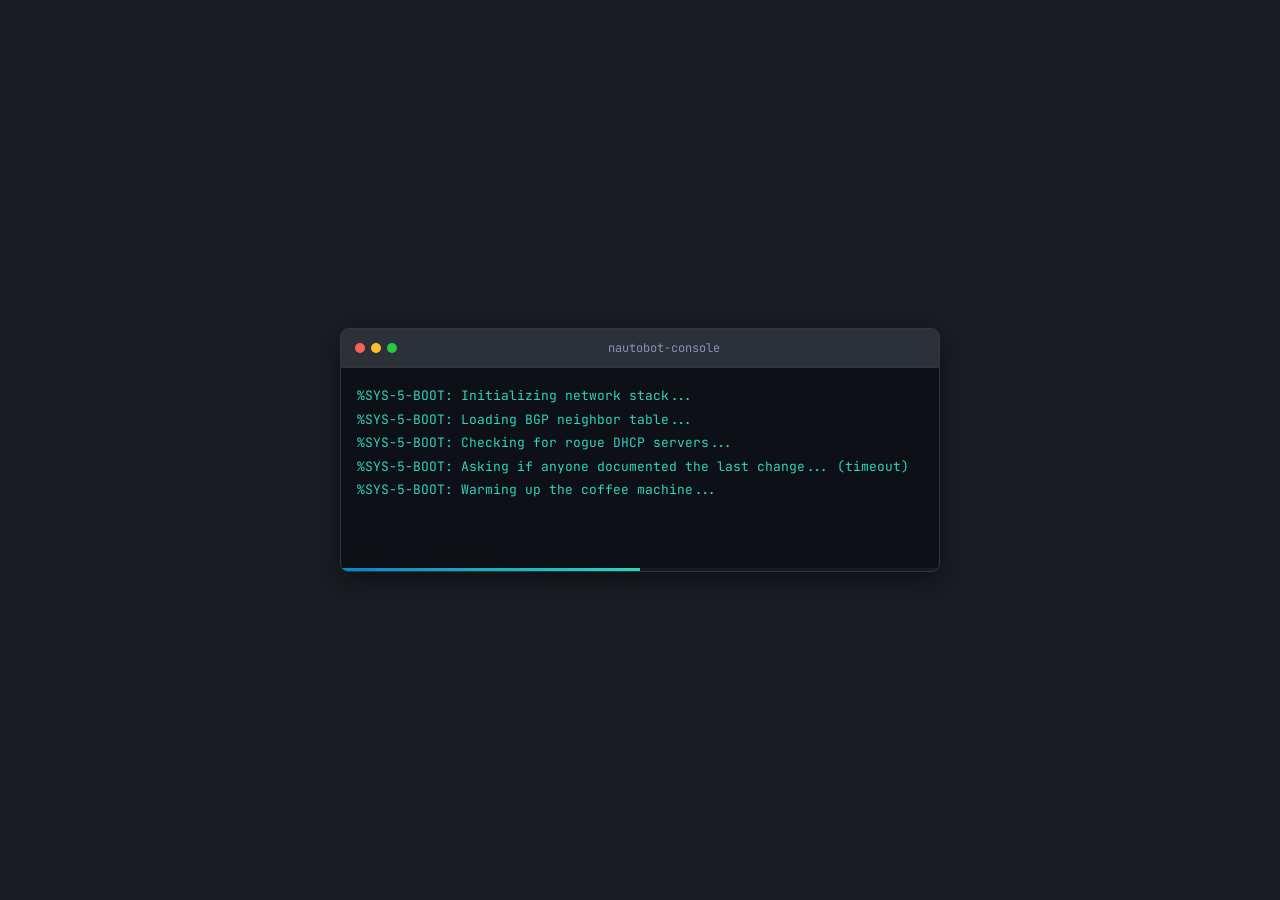
<file: index.html>
<!DOCTYPE html>
<html lang="en">
<head>
  <meta charset="UTF-8">
  <meta name="viewport" content="width=device-width, initial-scale=1.0">
  <title>Source of Truth or Consequences — A Nautobot Idle Game</title>
  <link rel="preconnect" href="https://fonts.googleapis.com">
  <link rel="preconnect" href="https://fonts.gstatic.com" crossorigin>
  <link href="https://fonts.googleapis.com/css2?family=IBM+Plex+Sans:wght@400;500;600;700&family=JetBrains+Mono:wght@400;500;700&display=swap" rel="stylesheet">
  <link rel="stylesheet" href="css/style.css">
</head>
<body>
  <div id="loading-screen">
    <div class="boot-terminal">
      <div class="boot-header">
        <span class="boot-dot boot-dot--red"></span>
        <span class="boot-dot boot-dot--yellow"></span>
        <span class="boot-dot boot-dot--green"></span>
        <span class="boot-title">nautobot-console</span>
      </div>
      <div id="boot-messages" class="boot-messages"></div>
      <div class="boot-progress">
        <div id="boot-progress-bar" class="boot-progress-bar"></div>
      </div>
    </div>
  </div>
  <div id="game-container" class="hidden"></div>
  <script src="game.js"></script>
</body>
</html>
</file>
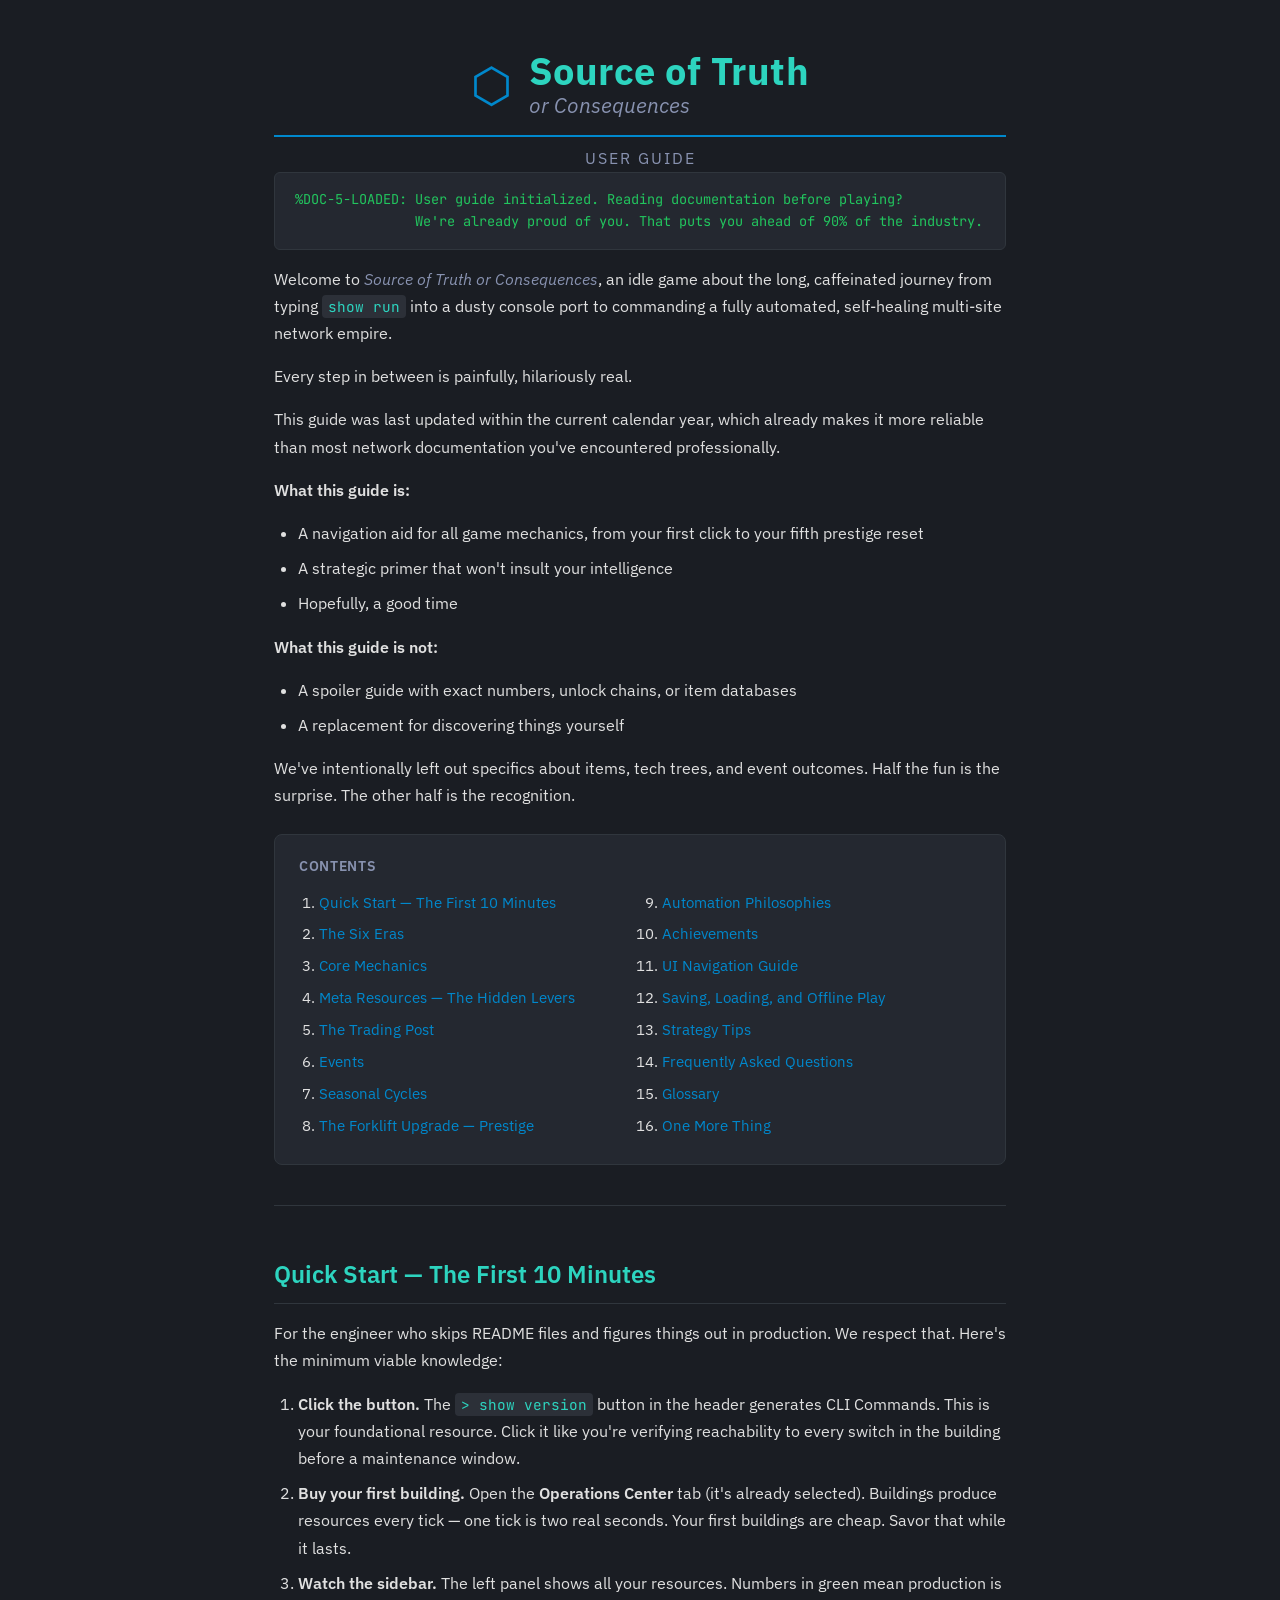
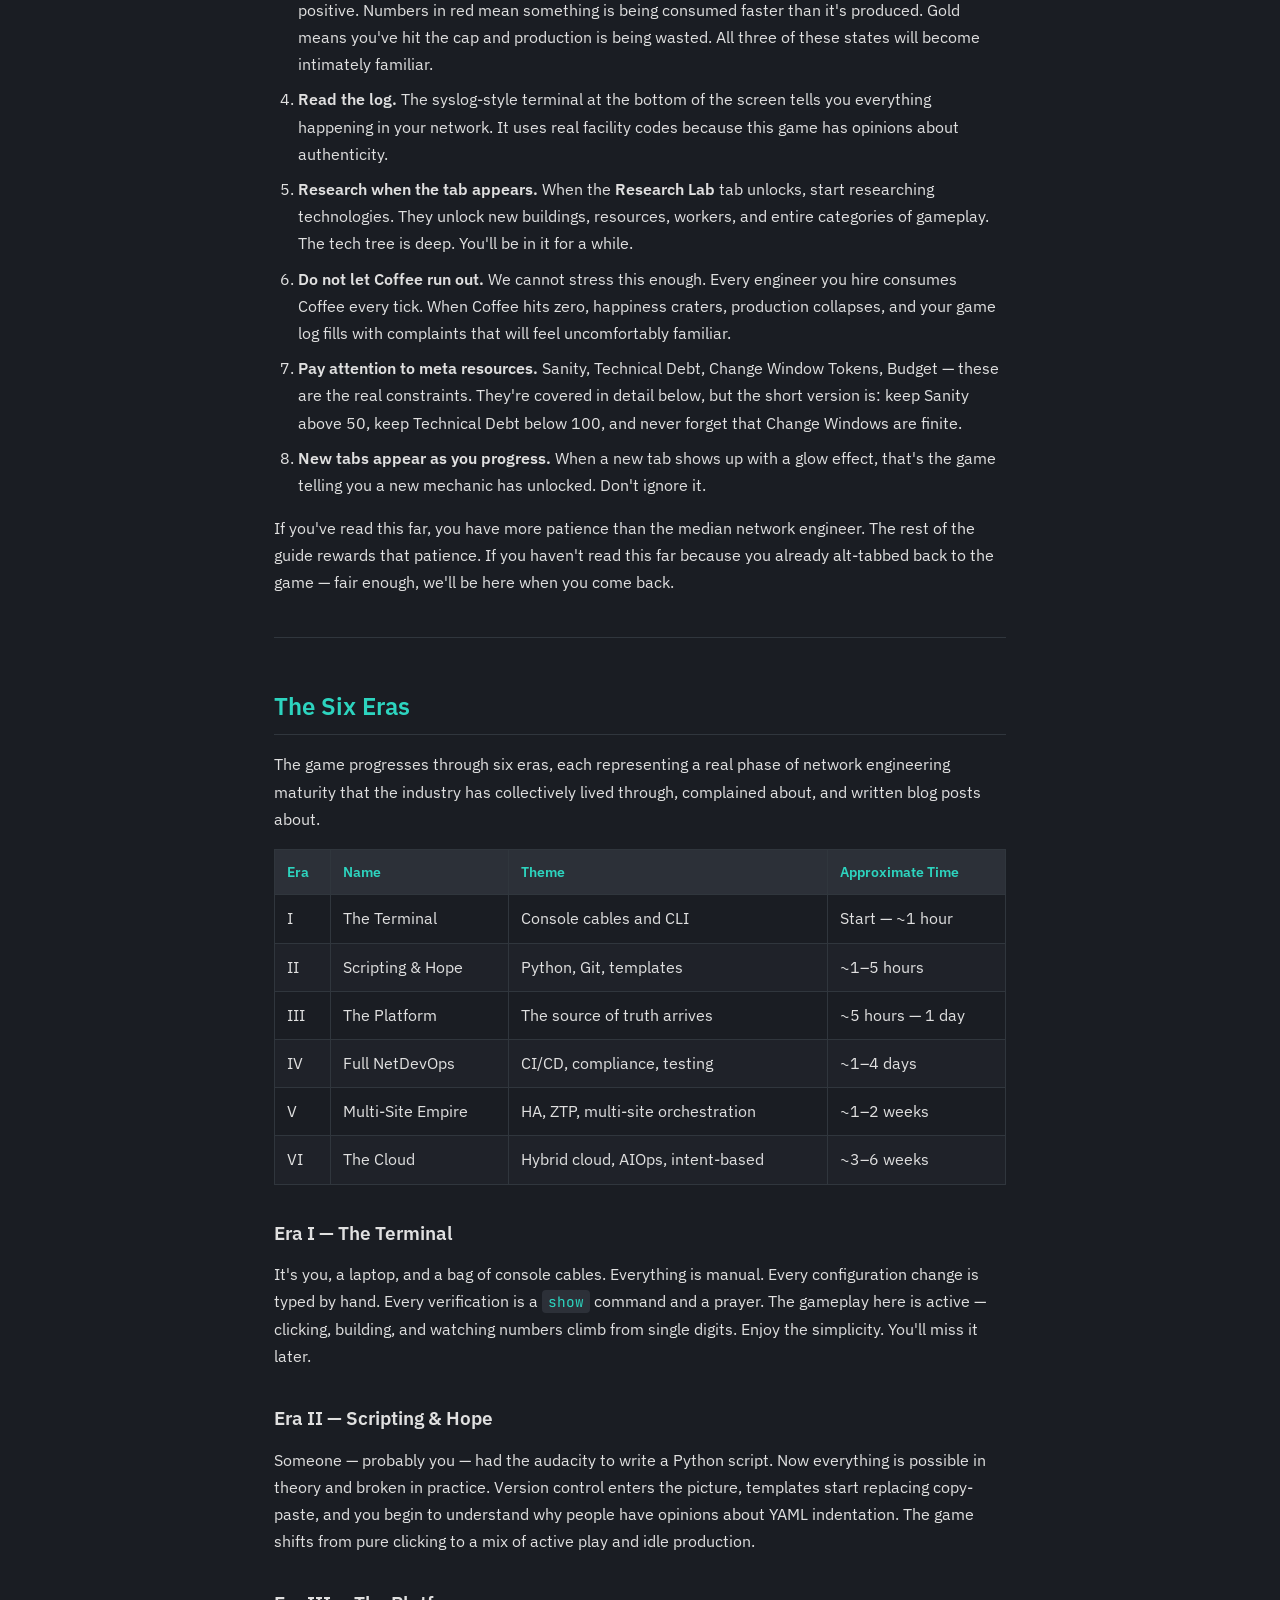
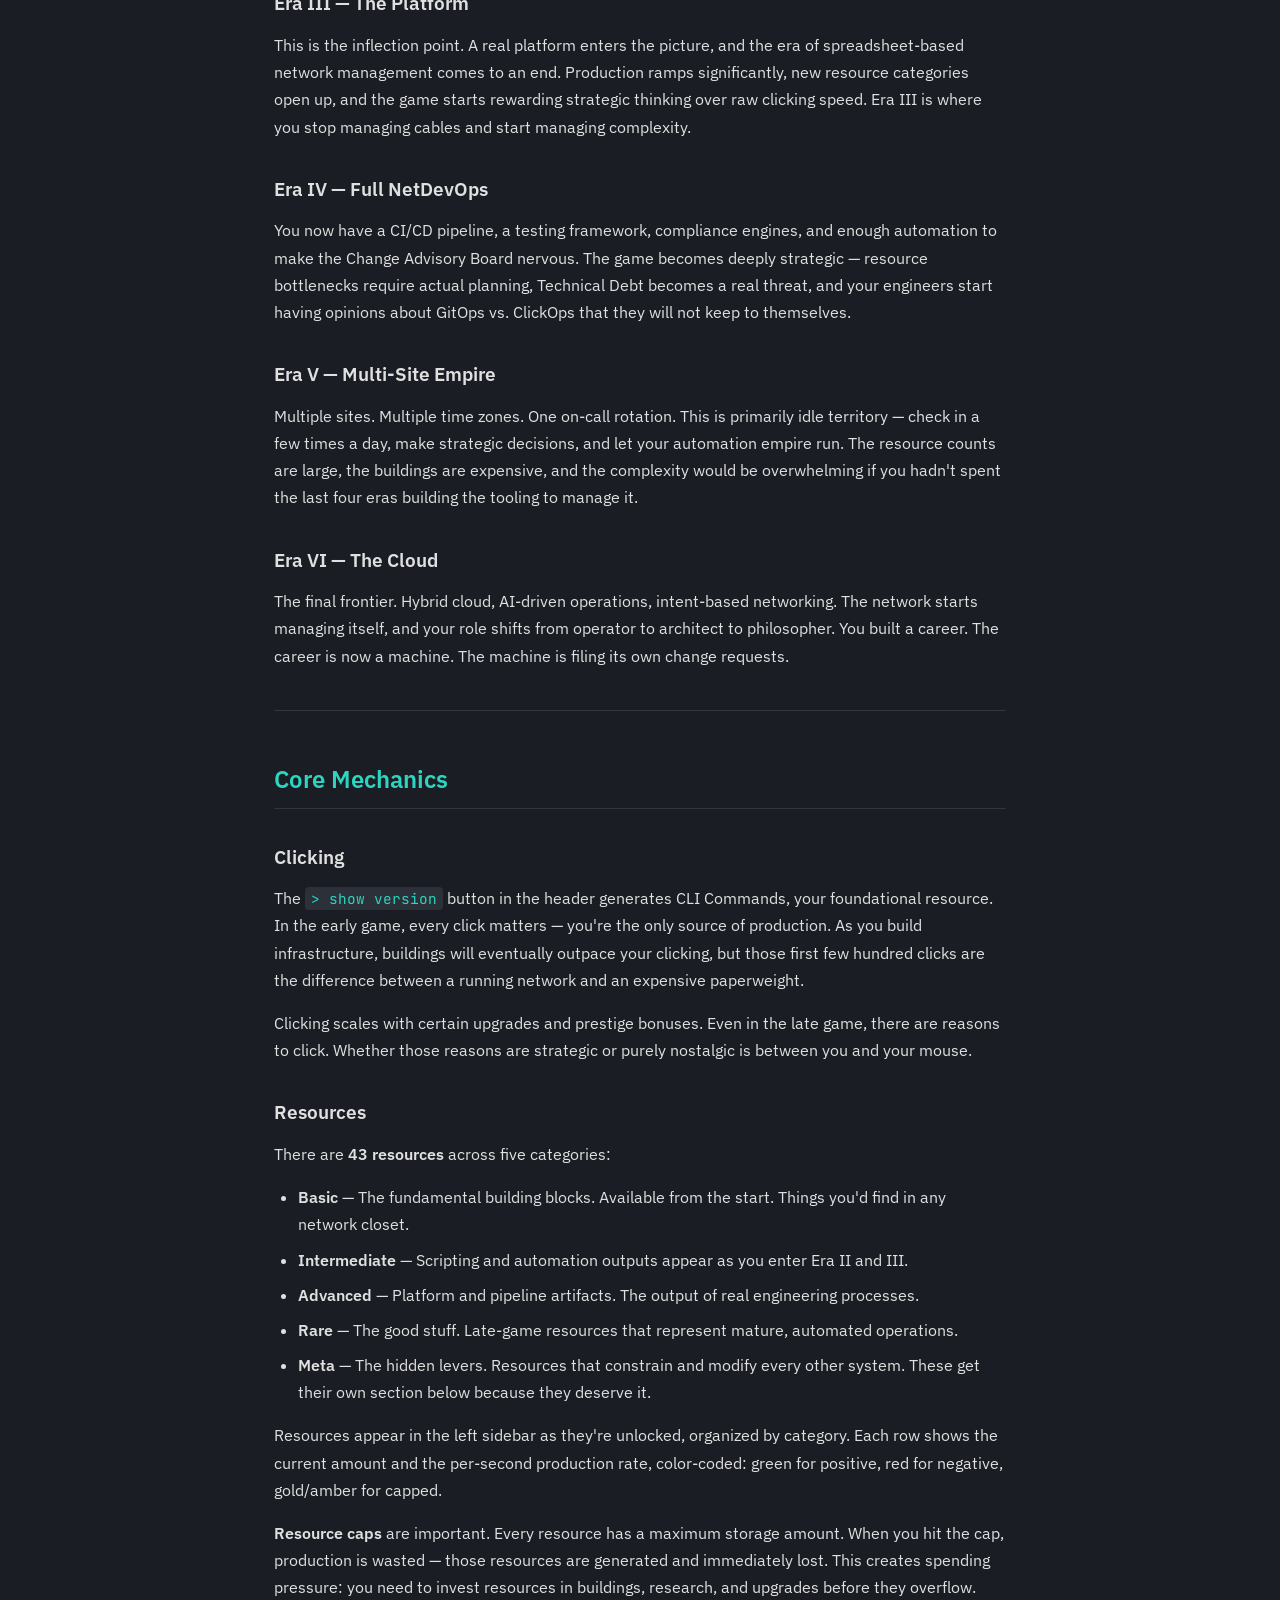
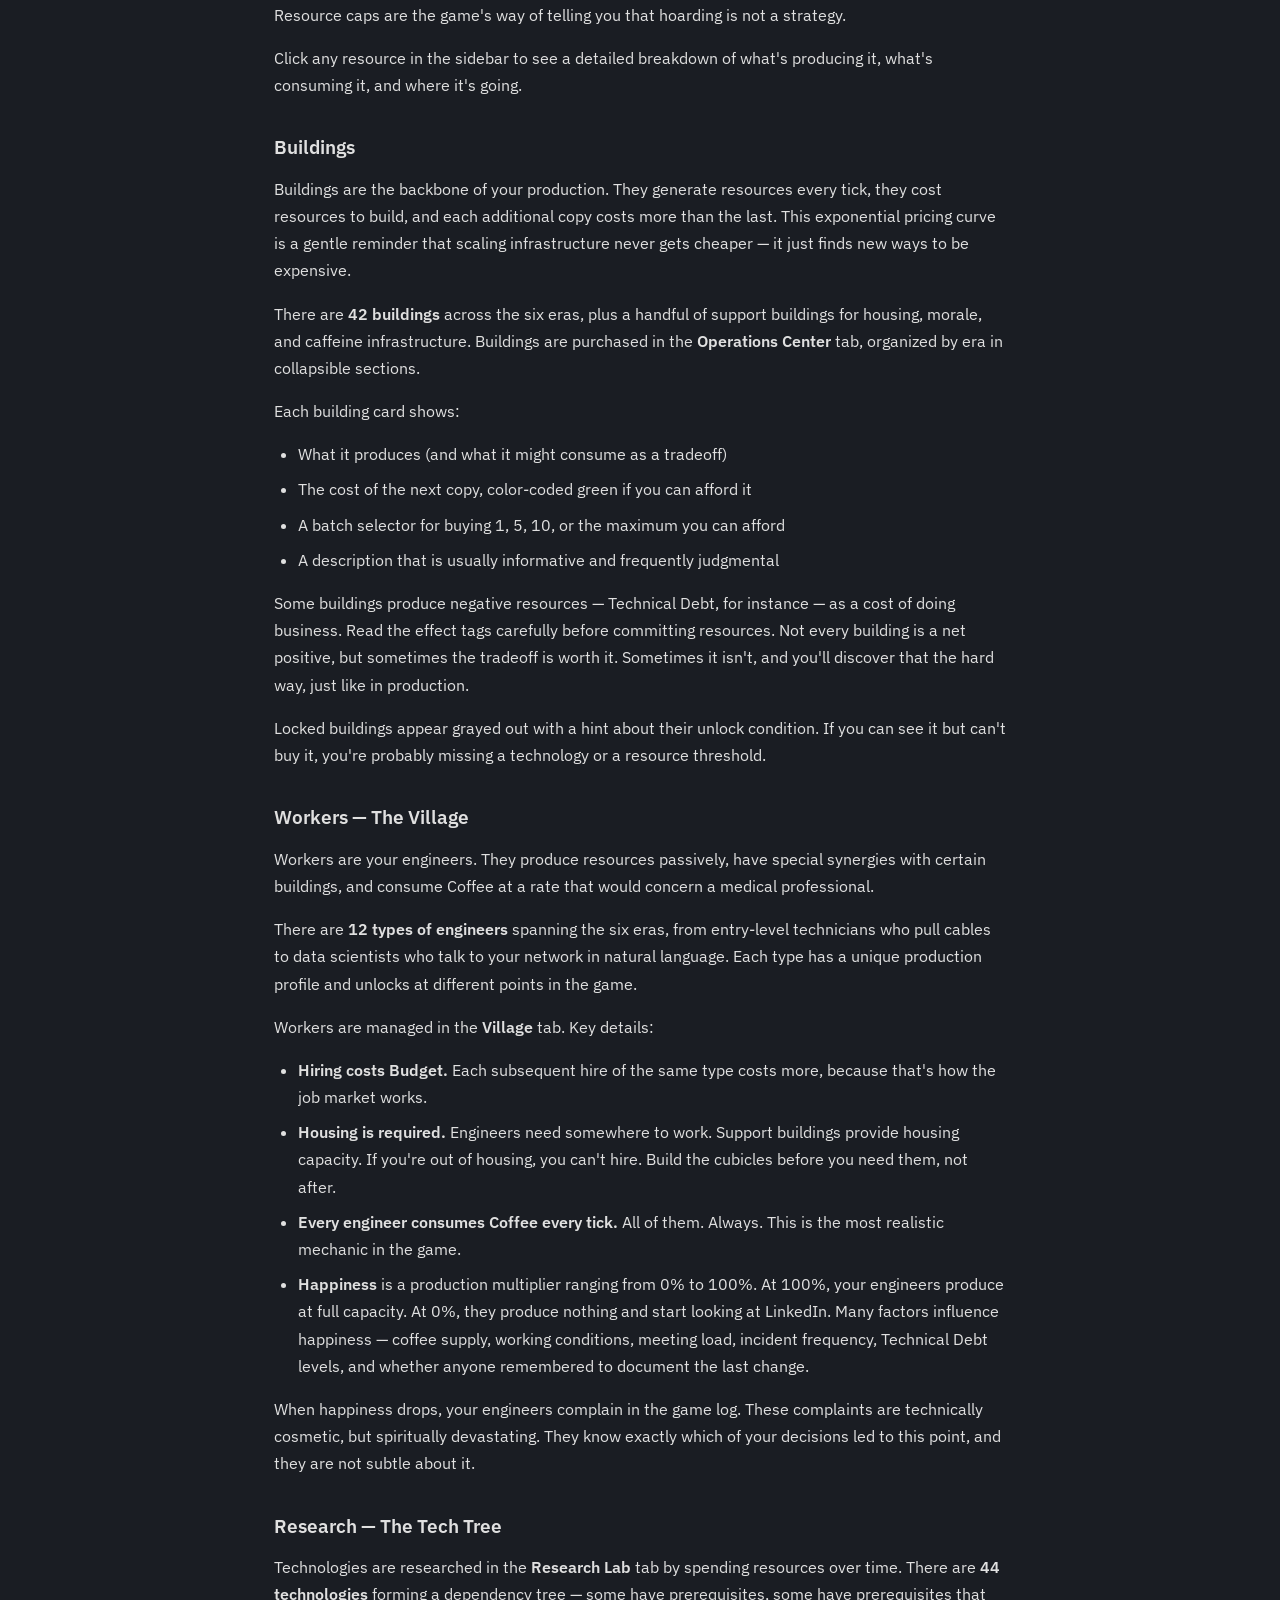
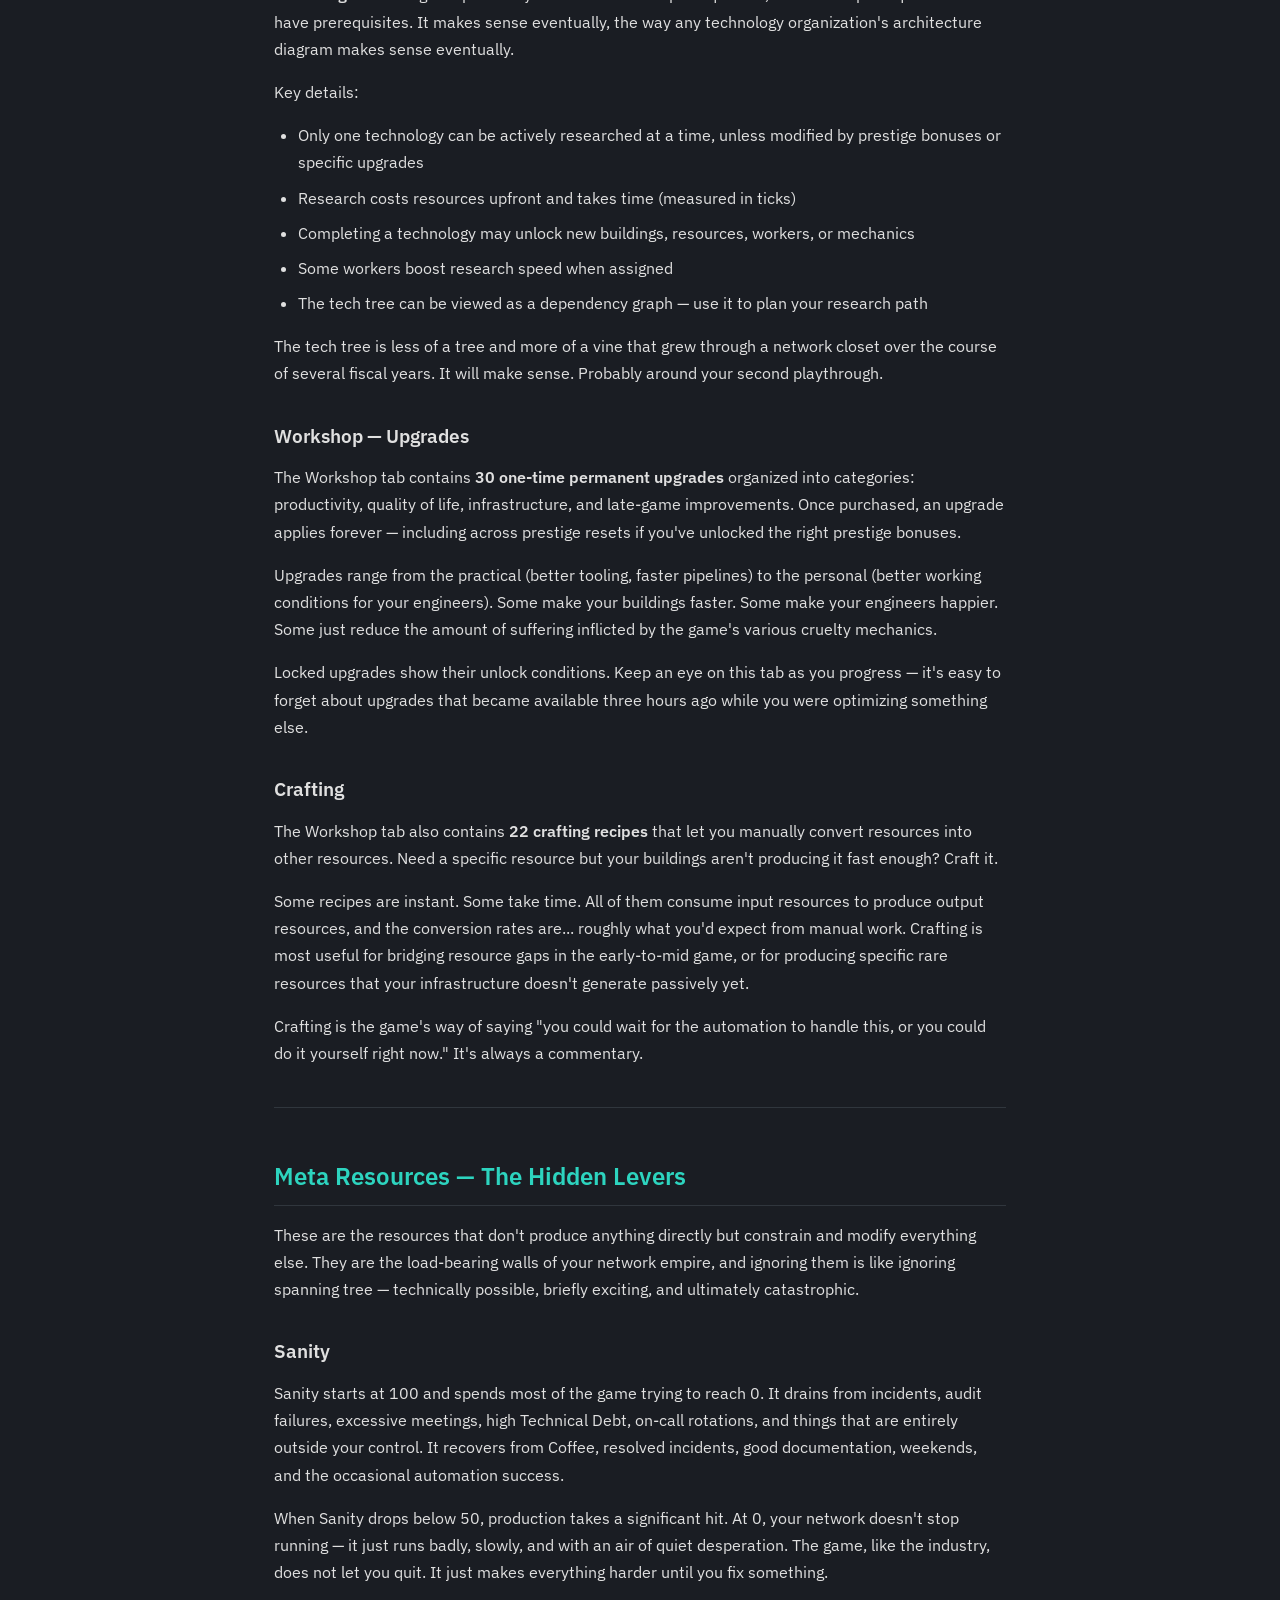
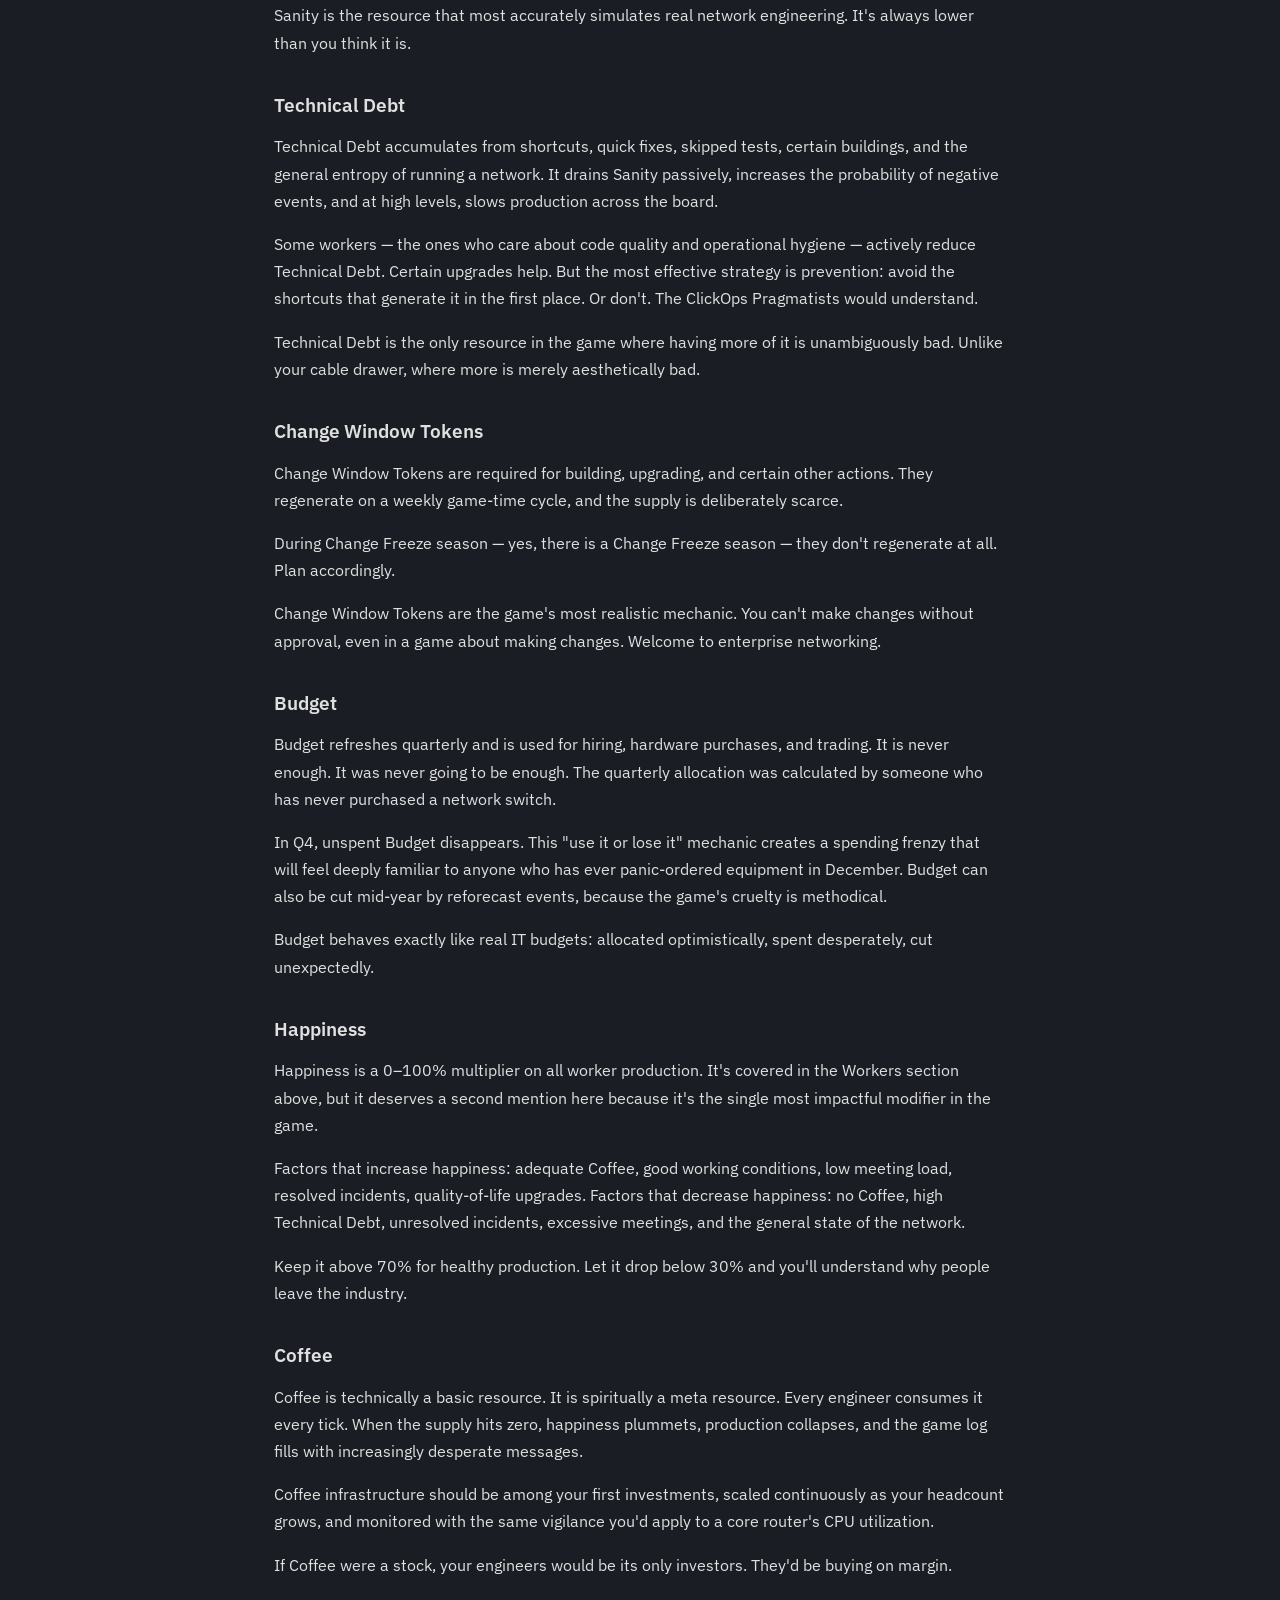
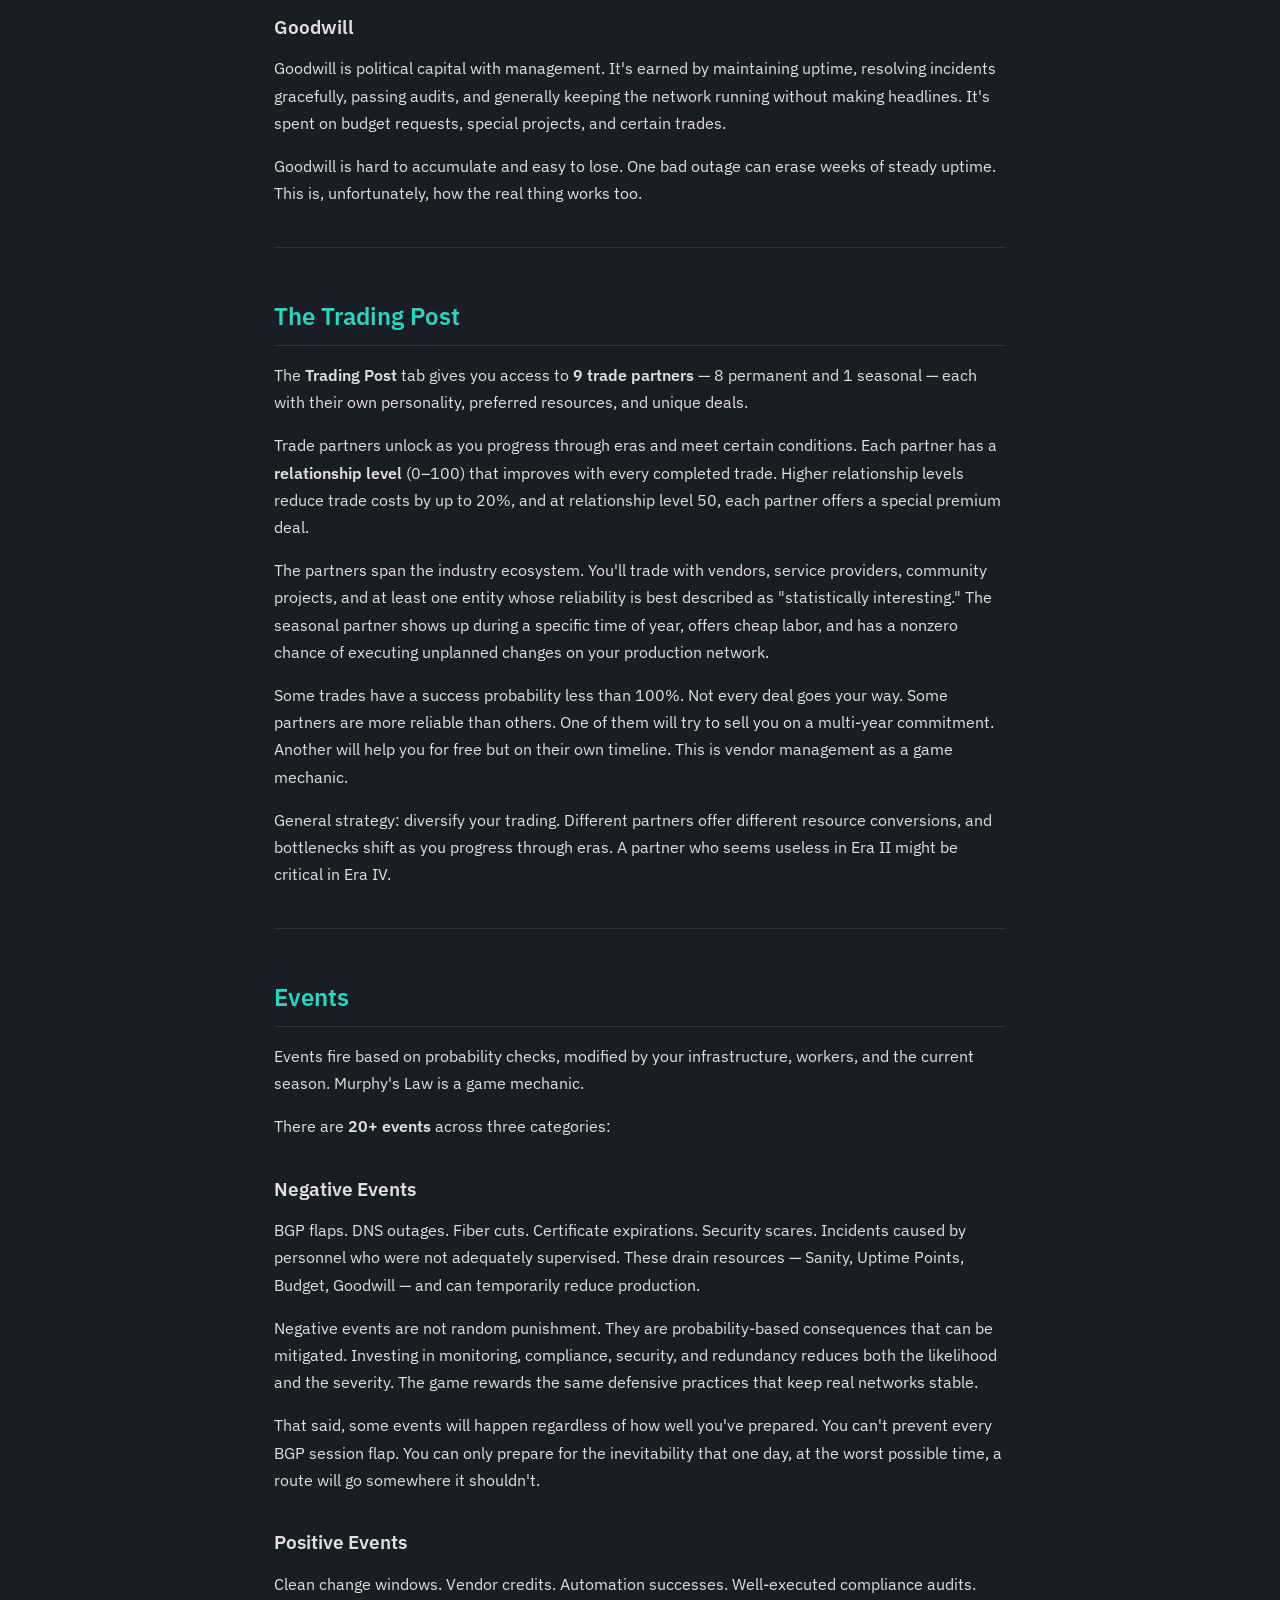
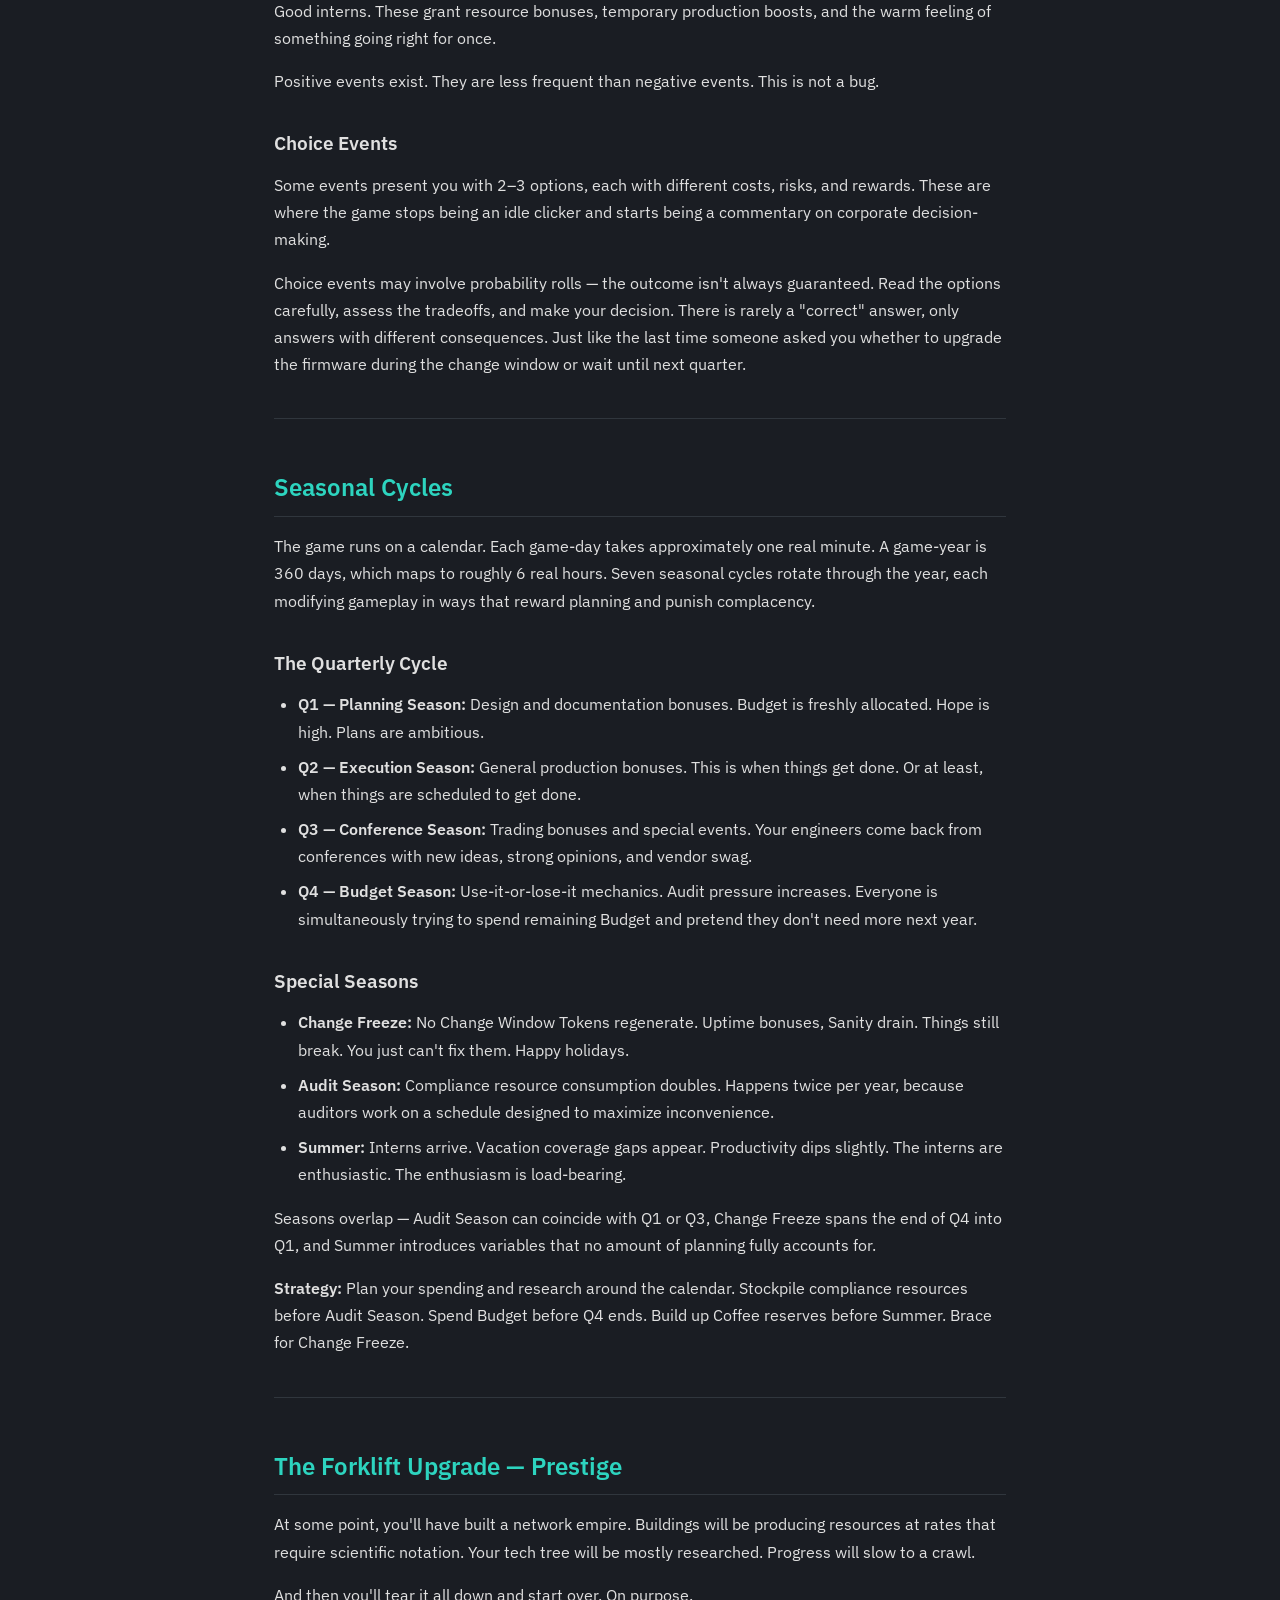
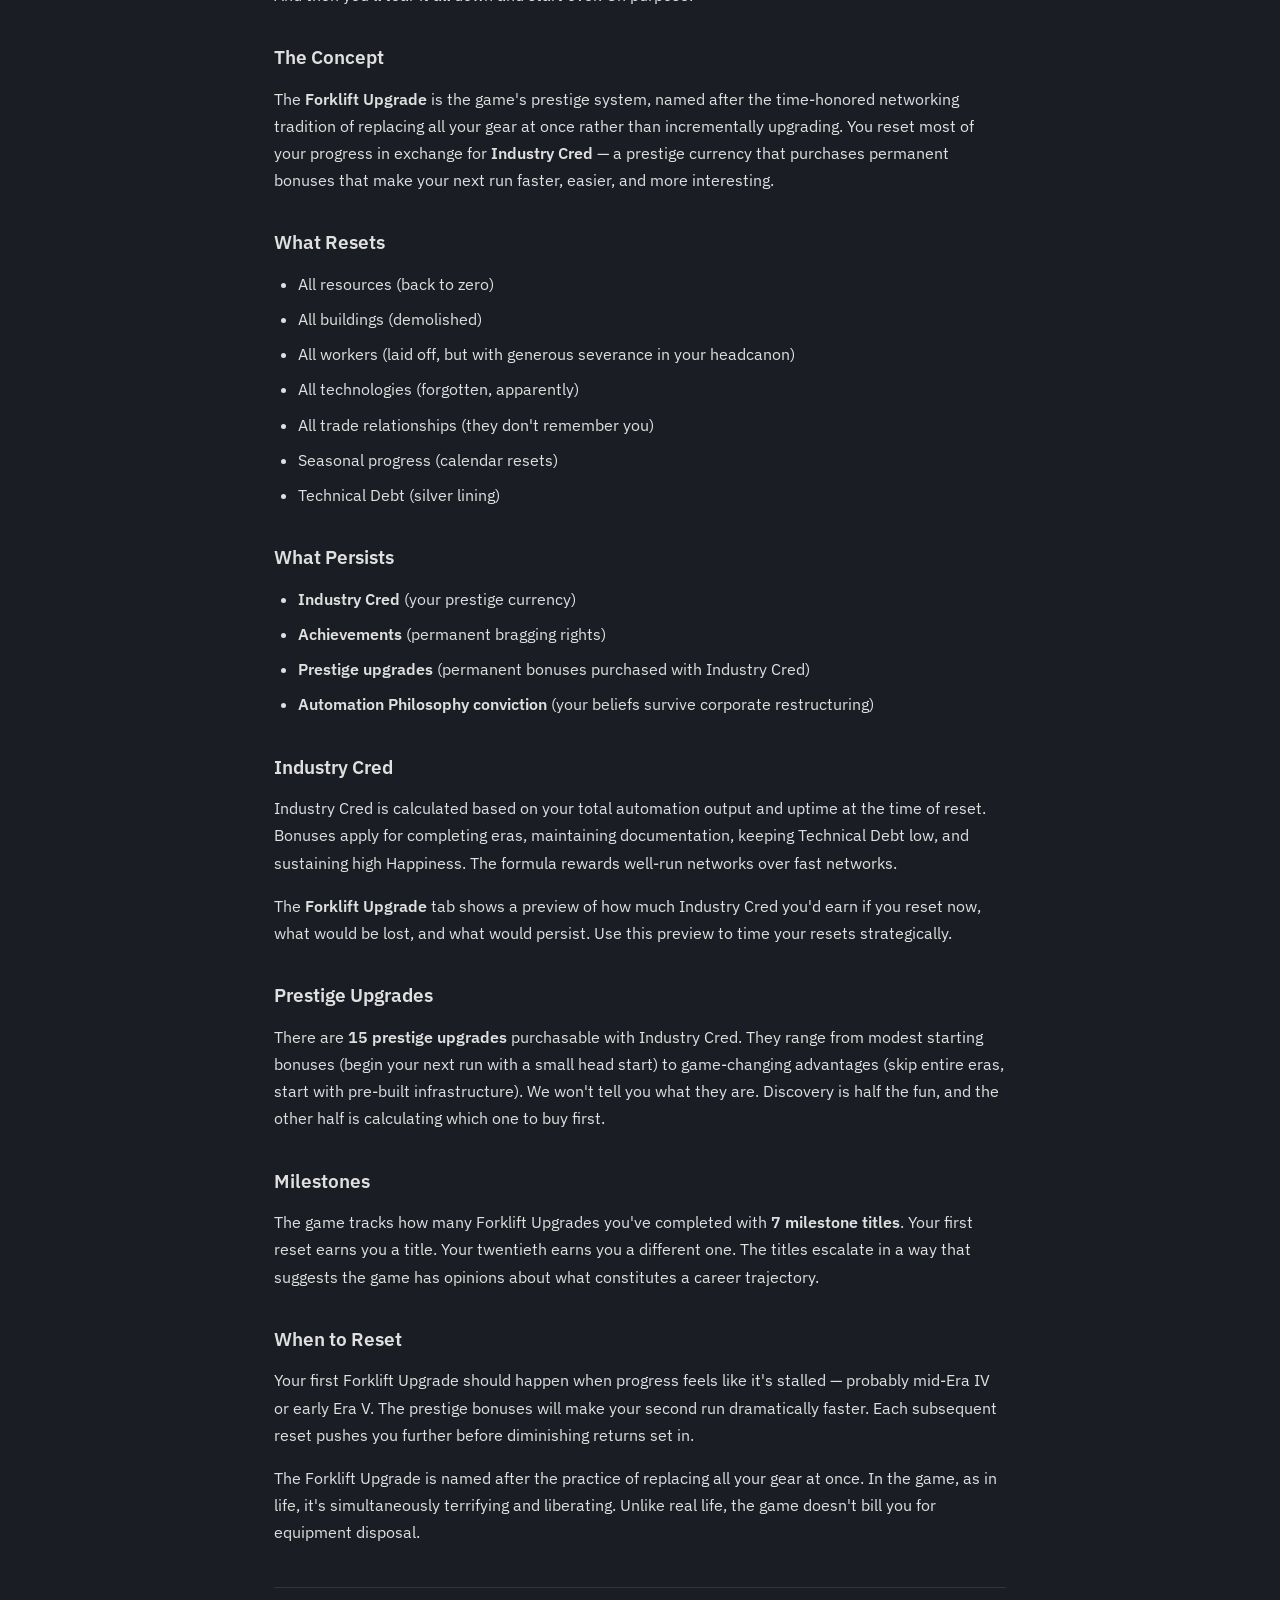
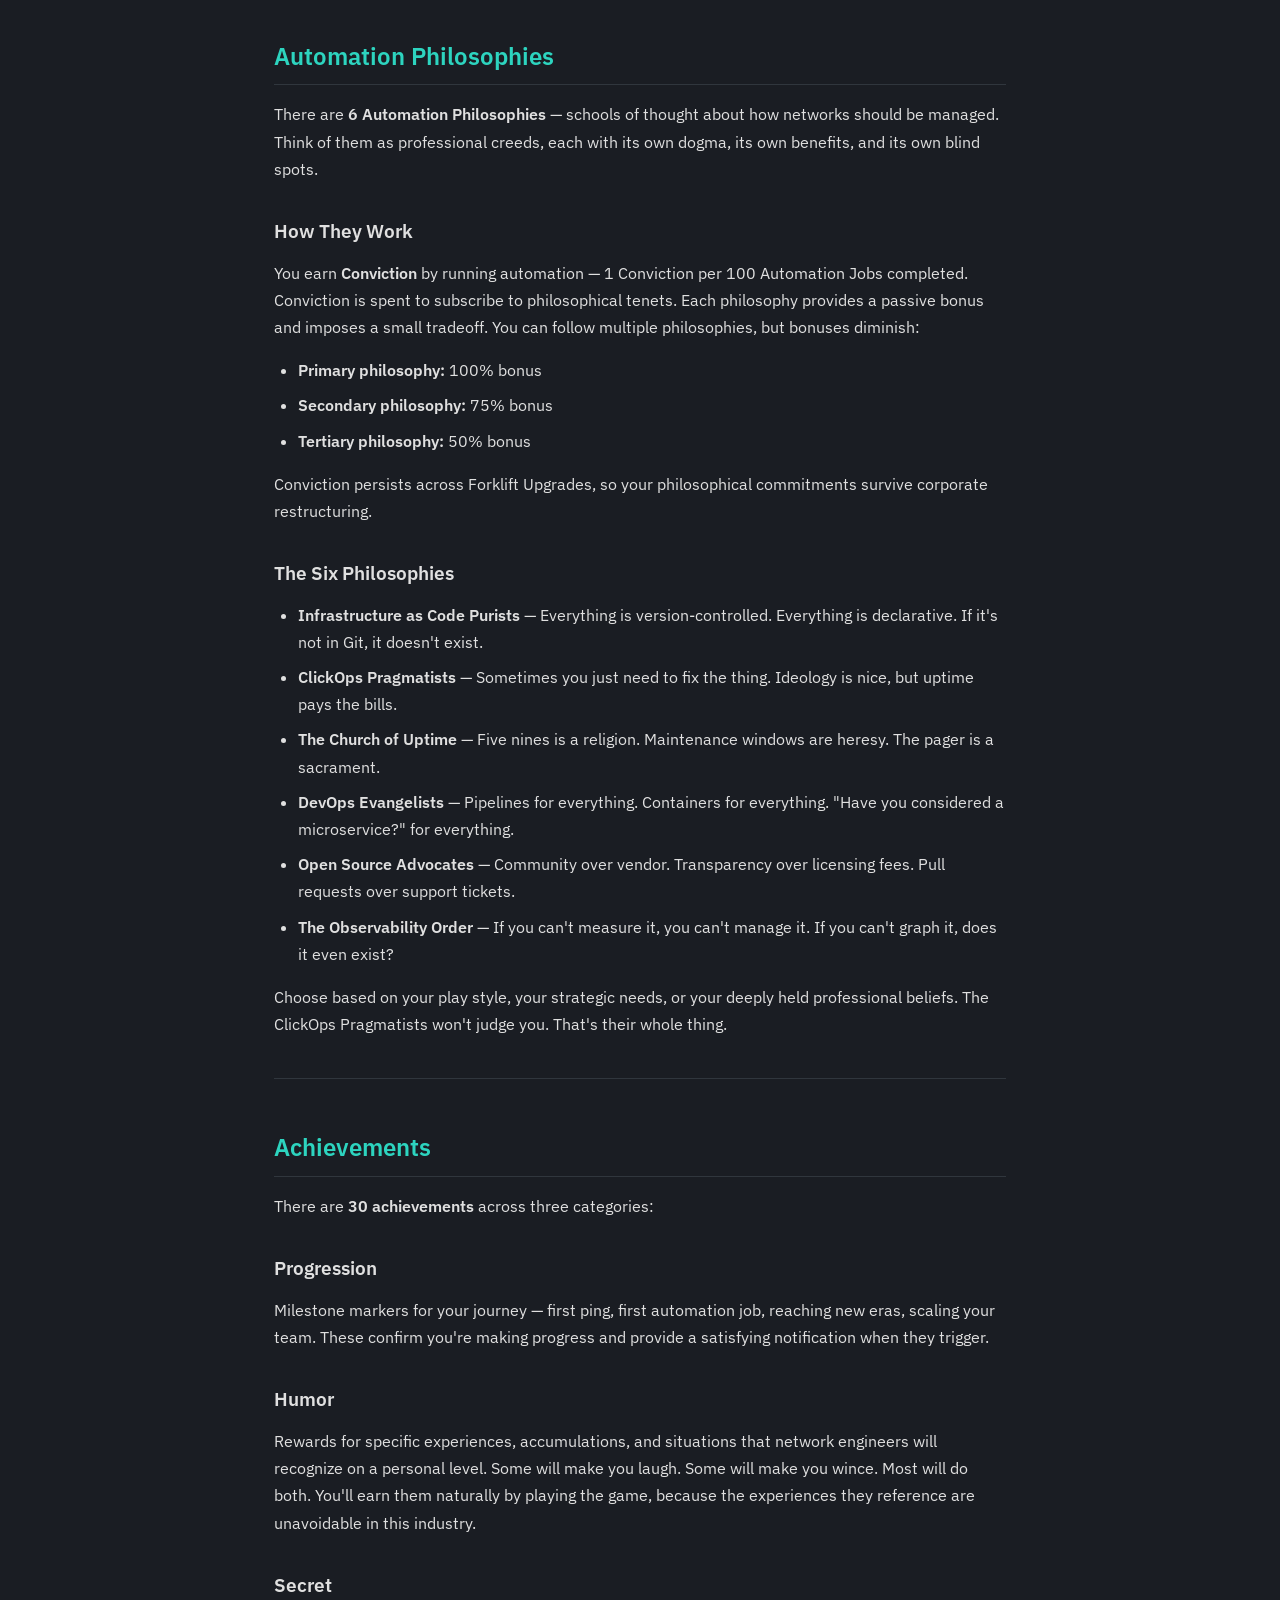
<file: user-guide.html>
<!DOCTYPE html>
<html lang="en">
<head>
  <meta charset="UTF-8">
  <meta name="viewport" content="width=device-width, initial-scale=1.0">
  <title>User Guide — Source of Truth or Consequences</title>
  <link rel="preconnect" href="https://fonts.googleapis.com">
  <link rel="preconnect" href="https://fonts.gstatic.com" crossorigin>
  <link href="https://fonts.googleapis.com/css2?family=IBM+Plex+Sans:wght@400;500;600;700&family=JetBrains+Mono:wght@400;500;700&display=swap" rel="stylesheet">
  <style>
    *, *::before, *::after { box-sizing: border-box; }
    body {
      margin: 0;
      background: #1a1d23;
      color: #e0e0e0;
      font-family: 'IBM Plex Sans', system-ui, -apple-system, sans-serif;
      font-size: 16px;
      line-height: 1.7;
    }
    .guide {
      max-width: 780px;
      margin: 0 auto;
      padding: 48px 24px 80px;
    }
    .guide-title {
      display: flex;
      align-items: center;
      justify-content: center;
      gap: 16px;
      margin: 0 0 4px;
      padding-bottom: 16px;
      border-bottom: 2px solid #0088cc;
    }
    .guide-title-icon {
      font-size: 48px;
      color: #0088cc;
      line-height: 1;
    }
    .guide-title-text {
      display: flex;
      flex-direction: column;
      line-height: 1.2;
    }
    .guide-title-main {
      font-size: 2.4em;
      font-weight: 700;
      color: #2dd4bf;
      letter-spacing: 0.5px;
    }
    .guide-title-sub {
      font-size: 1.3em;
      color: #8892b0;
      font-style: italic;
    }
    .guide-title-label {
      text-align: center;
      font-size: 1em;
      color: #8892b0;
      margin: 8px 0 0;
      letter-spacing: 2px;
      text-transform: uppercase;
    }
    h2 {
      font-size: 1.5em;
      font-weight: 600;
      color: #2dd4bf;
      margin: 48px 0 16px;
      border-bottom: 1px solid #30363d;
      padding-bottom: 8px;
    }
    h3 {
      font-size: 1.2em;
      font-weight: 600;
      color: #e0e0e0;
      margin: 32px 0 12px;
    }
    p { margin: 0 0 16px; }
    strong { color: #e0e0e0; font-weight: 600; }
    em { font-style: italic; color: #8892b0; }
    a { color: #0088cc; text-decoration: none; }
    a:hover { text-decoration: underline; color: #0099e6; }
    code {
      font-family: 'JetBrains Mono', 'Fira Code', 'Courier New', monospace;
      background: #2c3038;
      color: #2dd4bf;
      padding: 2px 6px;
      border-radius: 4px;
      font-size: 0.9em;
    }
    pre {
      background: #242830;
      border: 1px solid #30363d;
      border-radius: 6px;
      padding: 16px 20px;
      overflow-x: auto;
      margin: 0 0 16px;
      font-family: 'JetBrains Mono', 'Fira Code', 'Courier New', monospace;
      font-size: 0.85em;
      line-height: 1.6;
      color: #22c55e;
    }
    pre code {
      background: none;
      color: inherit;
      padding: 0;
      border-radius: 0;
      font-size: inherit;
    }
    ul, ol { margin: 0 0 16px; padding-left: 24px; }
    li { margin-bottom: 8px; }
    table {
      width: 100%;
      border-collapse: collapse;
      margin: 0 0 24px;
    }
    th {
      background: #2c3038;
      color: #2dd4bf;
      font-weight: 600;
      text-align: left;
      padding: 10px 12px;
      border: 1px solid #30363d;
      font-size: 0.9em;
    }
    td {
      padding: 10px 12px;
      border: 1px solid #30363d;
      color: #e0e0e0;
    }
    tr:nth-child(even) td { background: rgba(36, 40, 48, 0.5); }
    hr {
      border: none;
      border-top: 1px solid #30363d;
      margin: 40px 0;
    }
    .faq-q {
      color: #2dd4bf;
      font-weight: 600;
      margin-bottom: 4px;
    }
    .faq-a { margin-bottom: 24px; }
    nav.toc {
      background: #242830;
      border: 1px solid #30363d;
      border-radius: 8px;
      padding: 20px 24px;
      margin: 24px 0 32px;
    }
    nav.toc p {
      color: #8892b0;
      font-size: 0.85em;
      text-transform: uppercase;
      letter-spacing: 0.05em;
      margin: 0 0 12px;
      font-weight: 600;
    }
    nav.toc ol {
      margin: 0;
      padding-left: 20px;
      columns: 2;
      column-gap: 24px;
    }
    nav.toc li {
      margin-bottom: 6px;
      font-size: 0.95em;
      break-inside: avoid;
    }
    .back-to-top {
      display: inline-block;
      margin-top: 8px;
      font-size: 0.85em;
      color: #8892b0;
    }
    .back-to-top:hover { color: #0088cc; }
    @media (max-width: 600px) {
      .guide { padding: 24px 16px 48px; }
      h1 { font-size: 1.5em; }
      h2 { font-size: 1.25em; margin-top: 36px; }
      h3 { font-size: 1.1em; }
      nav.toc ol { columns: 1; }
      table { font-size: 0.85em; }
      th, td { padding: 8px; }
    }
  </style>
</head>
<body>
<article class="guide" id="top">

<div class="guide-title">
  <span class="guide-title-icon">&#x2B21;</span>
  <div class="guide-title-text">
    <span class="guide-title-main">Source of Truth</span>
    <span class="guide-title-sub">or Consequences</span>
  </div>
</div>
<p class="guide-title-label">User Guide</p>

<pre><code>%DOC-5-LOADED: User guide initialized. Reading documentation before playing?
               We're already proud of you. That puts you ahead of 90% of the industry.</code></pre>

<p>Welcome to <em>Source of Truth or Consequences</em>, an idle game about the long, caffeinated journey from typing <code>show run</code> into a dusty console port to commanding a fully automated, self-healing multi-site network empire.</p>

<p>Every step in between is painfully, hilariously real.</p>

<p>This guide was last updated within the current calendar year, which already makes it more reliable than most network documentation you've encountered professionally.</p>

<p><strong>What this guide is:</strong></p>
<ul>
  <li>A navigation aid for all game mechanics, from your first click to your fifth prestige reset</li>
  <li>A strategic primer that won't insult your intelligence</li>
  <li>Hopefully, a good time</li>
</ul>

<p><strong>What this guide is not:</strong></p>
<ul>
  <li>A spoiler guide with exact numbers, unlock chains, or item databases</li>
  <li>A replacement for discovering things yourself</li>
</ul>

<p>We've intentionally left out specifics about items, tech trees, and event outcomes. Half the fun is the surprise. The other half is the recognition.</p>

<nav class="toc">
  <p>Contents</p>
  <ol>
    <li><a href="#quick-start">Quick Start &mdash; The First 10 Minutes</a></li>
    <li><a href="#eras">The Six Eras</a></li>
    <li><a href="#core-mechanics">Core Mechanics</a></li>
    <li><a href="#meta-resources">Meta Resources &mdash; The Hidden Levers</a></li>
    <li><a href="#trading-post">The Trading Post</a></li>
    <li><a href="#events">Events</a></li>
    <li><a href="#seasons">Seasonal Cycles</a></li>
    <li><a href="#prestige">The Forklift Upgrade &mdash; Prestige</a></li>
    <li><a href="#philosophies">Automation Philosophies</a></li>
    <li><a href="#achievements">Achievements</a></li>
    <li><a href="#ui-guide">UI Navigation Guide</a></li>
    <li><a href="#saving">Saving, Loading, and Offline Play</a></li>
    <li><a href="#strategy">Strategy Tips</a></li>
    <li><a href="#faq">Frequently Asked Questions</a></li>
    <li><a href="#glossary">Glossary</a></li>
    <li><a href="#one-more-thing">One More Thing</a></li>
  </ol>
</nav>

<hr>

<!-- ============================================================ -->
<h2 id="quick-start">Quick Start &mdash; The First 10 Minutes</h2>

<p>For the engineer who skips README files and figures things out in production. We respect that. Here's the minimum viable knowledge:</p>

<ol>
  <li><strong>Click the button.</strong> The <code>&gt; show version</code> button in the header generates CLI Commands. This is your foundational resource. Click it like you're verifying reachability to every switch in the building before a maintenance window.</li>
  <li><strong>Buy your first building.</strong> Open the <strong>Operations Center</strong> tab (it's already selected). Buildings produce resources every tick &mdash; one tick is two real seconds. Your first buildings are cheap. Savor that while it lasts.</li>
  <li><strong>Watch the sidebar.</strong> The left panel shows all your resources. Numbers in green mean production is positive. Numbers in red mean something is being consumed faster than it's produced. Gold means you've hit the cap and production is being wasted. All three of these states will become intimately familiar.</li>
  <li><strong>Read the log.</strong> The syslog-style terminal at the bottom of the screen tells you everything happening in your network. It uses real facility codes because this game has opinions about authenticity.</li>
  <li><strong>Research when the tab appears.</strong> When the <strong>Research Lab</strong> tab unlocks, start researching technologies. They unlock new buildings, resources, workers, and entire categories of gameplay. The tech tree is deep. You'll be in it for a while.</li>
  <li><strong>Do not let Coffee run out.</strong> We cannot stress this enough. Every engineer you hire consumes Coffee every tick. When Coffee hits zero, happiness craters, production collapses, and your game log fills with complaints that will feel uncomfortably familiar.</li>
  <li><strong>Pay attention to meta resources.</strong> Sanity, Technical Debt, Change Window Tokens, Budget &mdash; these are the real constraints. They're covered in detail below, but the short version is: keep Sanity above 50, keep Technical Debt below 100, and never forget that Change Windows are finite.</li>
  <li><strong>New tabs appear as you progress.</strong> When a new tab shows up with a glow effect, that's the game telling you a new mechanic has unlocked. Don't ignore it.</li>
</ol>

<p>If you've read this far, you have more patience than the median network engineer. The rest of the guide rewards that patience. If you haven't read this far because you already alt-tabbed back to the game &mdash; fair enough, we'll be here when you come back.</p>

<hr>

<!-- ============================================================ -->
<h2 id="eras">The Six Eras</h2>

<p>The game progresses through six eras, each representing a real phase of network engineering maturity that the industry has collectively lived through, complained about, and written blog posts about.</p>

<table>
  <thead>
    <tr><th>Era</th><th>Name</th><th>Theme</th><th>Approximate Time</th></tr>
  </thead>
  <tbody>
    <tr><td>I</td><td>The Terminal</td><td>Console cables and CLI</td><td>Start &mdash; ~1 hour</td></tr>
    <tr><td>II</td><td>Scripting &amp; Hope</td><td>Python, Git, templates</td><td>~1&ndash;5 hours</td></tr>
    <tr><td>III</td><td>The Platform</td><td>The source of truth arrives</td><td>~5 hours &mdash; 1 day</td></tr>
    <tr><td>IV</td><td>Full NetDevOps</td><td>CI/CD, compliance, testing</td><td>~1&ndash;4 days</td></tr>
    <tr><td>V</td><td>Multi-Site Empire</td><td>HA, ZTP, multi-site orchestration</td><td>~1&ndash;2 weeks</td></tr>
    <tr><td>VI</td><td>The Cloud</td><td>Hybrid cloud, AIOps, intent-based</td><td>~3&ndash;6 weeks</td></tr>
  </tbody>
</table>

<h3>Era I &mdash; The Terminal</h3>
<p>It's you, a laptop, and a bag of console cables. Everything is manual. Every configuration change is typed by hand. Every verification is a <code>show</code> command and a prayer. The gameplay here is active &mdash; clicking, building, and watching numbers climb from single digits. Enjoy the simplicity. You'll miss it later.</p>

<h3>Era II &mdash; Scripting &amp; Hope</h3>
<p>Someone &mdash; probably you &mdash; had the audacity to write a Python script. Now everything is possible in theory and broken in practice. Version control enters the picture, templates start replacing copy-paste, and you begin to understand why people have opinions about YAML indentation. The game shifts from pure clicking to a mix of active play and idle production.</p>

<h3>Era III &mdash; The Platform</h3>
<p>This is the inflection point. A real platform enters the picture, and the era of spreadsheet-based network management comes to an end. Production ramps significantly, new resource categories open up, and the game starts rewarding strategic thinking over raw clicking speed. Era III is where you stop managing cables and start managing complexity.</p>

<h3>Era IV &mdash; Full NetDevOps</h3>
<p>You now have a CI/CD pipeline, a testing framework, compliance engines, and enough automation to make the Change Advisory Board nervous. The game becomes deeply strategic &mdash; resource bottlenecks require actual planning, Technical Debt becomes a real threat, and your engineers start having opinions about GitOps vs. ClickOps that they will not keep to themselves.</p>

<h3>Era V &mdash; Multi-Site Empire</h3>
<p>Multiple sites. Multiple time zones. One on-call rotation. This is primarily idle territory &mdash; check in a few times a day, make strategic decisions, and let your automation empire run. The resource counts are large, the buildings are expensive, and the complexity would be overwhelming if you hadn't spent the last four eras building the tooling to manage it.</p>

<h3>Era VI &mdash; The Cloud</h3>
<p>The final frontier. Hybrid cloud, AI-driven operations, intent-based networking. The network starts managing itself, and your role shifts from operator to architect to philosopher. You built a career. The career is now a machine. The machine is filing its own change requests.</p>

<hr>

<!-- ============================================================ -->
<h2 id="core-mechanics">Core Mechanics</h2>

<h3>Clicking</h3>
<p>The <code>&gt; show version</code> button in the header generates CLI Commands, your foundational resource. In the early game, every click matters &mdash; you're the only source of production. As you build infrastructure, buildings will eventually outpace your clicking, but those first few hundred clicks are the difference between a running network and an expensive paperweight.</p>

<p>Clicking scales with certain upgrades and prestige bonuses. Even in the late game, there are reasons to click. Whether those reasons are strategic or purely nostalgic is between you and your mouse.</p>

<h3>Resources</h3>
<p>There are <strong>43 resources</strong> across five categories:</p>
<ul>
  <li><strong>Basic</strong> &mdash; The fundamental building blocks. Available from the start. Things you'd find in any network closet.</li>
  <li><strong>Intermediate</strong> &mdash; Scripting and automation outputs appear as you enter Era II and III.</li>
  <li><strong>Advanced</strong> &mdash; Platform and pipeline artifacts. The output of real engineering processes.</li>
  <li><strong>Rare</strong> &mdash; The good stuff. Late-game resources that represent mature, automated operations.</li>
  <li><strong>Meta</strong> &mdash; The hidden levers. Resources that constrain and modify every other system. These get their own section below because they deserve it.</li>
</ul>

<p>Resources appear in the left sidebar as they're unlocked, organized by category. Each row shows the current amount and the per-second production rate, color-coded: green for positive, red for negative, gold/amber for capped.</p>

<p><strong>Resource caps</strong> are important. Every resource has a maximum storage amount. When you hit the cap, production is wasted &mdash; those resources are generated and immediately lost. This creates spending pressure: you need to invest resources in buildings, research, and upgrades before they overflow. Resource caps are the game's way of telling you that hoarding is not a strategy.</p>

<p>Click any resource in the sidebar to see a detailed breakdown of what's producing it, what's consuming it, and where it's going.</p>

<h3>Buildings</h3>
<p>Buildings are the backbone of your production. They generate resources every tick, they cost resources to build, and each additional copy costs more than the last. This exponential pricing curve is a gentle reminder that scaling infrastructure never gets cheaper &mdash; it just finds new ways to be expensive.</p>

<p>There are <strong>42 buildings</strong> across the six eras, plus a handful of support buildings for housing, morale, and caffeine infrastructure. Buildings are purchased in the <strong>Operations Center</strong> tab, organized by era in collapsible sections.</p>

<p>Each building card shows:</p>
<ul>
  <li>What it produces (and what it might consume as a tradeoff)</li>
  <li>The cost of the next copy, color-coded green if you can afford it</li>
  <li>A batch selector for buying 1, 5, 10, or the maximum you can afford</li>
  <li>A description that is usually informative and frequently judgmental</li>
</ul>

<p>Some buildings produce negative resources &mdash; Technical Debt, for instance &mdash; as a cost of doing business. Read the effect tags carefully before committing resources. Not every building is a net positive, but sometimes the tradeoff is worth it. Sometimes it isn't, and you'll discover that the hard way, just like in production.</p>

<p>Locked buildings appear grayed out with a hint about their unlock condition. If you can see it but can't buy it, you're probably missing a technology or a resource threshold.</p>

<h3>Workers &mdash; The Village</h3>
<p>Workers are your engineers. They produce resources passively, have special synergies with certain buildings, and consume Coffee at a rate that would concern a medical professional.</p>

<p>There are <strong>12 types of engineers</strong> spanning the six eras, from entry-level technicians who pull cables to data scientists who talk to your network in natural language. Each type has a unique production profile and unlocks at different points in the game.</p>

<p>Workers are managed in the <strong>Village</strong> tab. Key details:</p>
<ul>
  <li><strong>Hiring costs Budget.</strong> Each subsequent hire of the same type costs more, because that's how the job market works.</li>
  <li><strong>Housing is required.</strong> Engineers need somewhere to work. Support buildings provide housing capacity. If you're out of housing, you can't hire. Build the cubicles before you need them, not after.</li>
  <li><strong>Every engineer consumes Coffee every tick.</strong> All of them. Always. This is the most realistic mechanic in the game.</li>
  <li><strong>Happiness</strong> is a production multiplier ranging from 0% to 100%. At 100%, your engineers produce at full capacity. At 0%, they produce nothing and start looking at LinkedIn. Many factors influence happiness &mdash; coffee supply, working conditions, meeting load, incident frequency, Technical Debt levels, and whether anyone remembered to document the last change.</li>
</ul>

<p>When happiness drops, your engineers complain in the game log. These complaints are technically cosmetic, but spiritually devastating. They know exactly which of your decisions led to this point, and they are not subtle about it.</p>

<h3>Research &mdash; The Tech Tree</h3>
<p>Technologies are researched in the <strong>Research Lab</strong> tab by spending resources over time. There are <strong>44 technologies</strong> forming a dependency tree &mdash; some have prerequisites, some have prerequisites that have prerequisites. It makes sense eventually, the way any technology organization's architecture diagram makes sense eventually.</p>

<p>Key details:</p>
<ul>
  <li>Only one technology can be actively researched at a time, unless modified by prestige bonuses or specific upgrades</li>
  <li>Research costs resources upfront and takes time (measured in ticks)</li>
  <li>Completing a technology may unlock new buildings, resources, workers, or mechanics</li>
  <li>Some workers boost research speed when assigned</li>
  <li>The tech tree can be viewed as a dependency graph &mdash; use it to plan your research path</li>
</ul>

<p>The tech tree is less of a tree and more of a vine that grew through a network closet over the course of several fiscal years. It will make sense. Probably around your second playthrough.</p>

<h3>Workshop &mdash; Upgrades</h3>
<p>The Workshop tab contains <strong>30 one-time permanent upgrades</strong> organized into categories: productivity, quality of life, infrastructure, and late-game improvements. Once purchased, an upgrade applies forever &mdash; including across prestige resets if you've unlocked the right prestige bonuses.</p>

<p>Upgrades range from the practical (better tooling, faster pipelines) to the personal (better working conditions for your engineers). Some make your buildings faster. Some make your engineers happier. Some just reduce the amount of suffering inflicted by the game's various cruelty mechanics.</p>

<p>Locked upgrades show their unlock conditions. Keep an eye on this tab as you progress &mdash; it's easy to forget about upgrades that became available three hours ago while you were optimizing something else.</p>

<h3>Crafting</h3>
<p>The Workshop tab also contains <strong>22 crafting recipes</strong> that let you manually convert resources into other resources. Need a specific resource but your buildings aren't producing it fast enough? Craft it.</p>

<p>Some recipes are instant. Some take time. All of them consume input resources to produce output resources, and the conversion rates are... roughly what you'd expect from manual work. Crafting is most useful for bridging resource gaps in the early-to-mid game, or for producing specific rare resources that your infrastructure doesn't generate passively yet.</p>

<p>Crafting is the game's way of saying "you could wait for the automation to handle this, or you could do it yourself right now." It's always a commentary.</p>

<hr>

<!-- ============================================================ -->
<h2 id="meta-resources">Meta Resources &mdash; The Hidden Levers</h2>

<p>These are the resources that don't produce anything directly but constrain and modify everything else. They are the load-bearing walls of your network empire, and ignoring them is like ignoring spanning tree &mdash; technically possible, briefly exciting, and ultimately catastrophic.</p>

<h3>Sanity</h3>
<p>Sanity starts at 100 and spends most of the game trying to reach 0. It drains from incidents, audit failures, excessive meetings, high Technical Debt, on-call rotations, and things that are entirely outside your control. It recovers from Coffee, resolved incidents, good documentation, weekends, and the occasional automation success.</p>

<p>When Sanity drops below 50, production takes a significant hit. At 0, your network doesn't stop running &mdash; it just runs badly, slowly, and with an air of quiet desperation. The game, like the industry, does not let you quit. It just makes everything harder until you fix something.</p>

<p>Sanity is the resource that most accurately simulates real network engineering. It's always lower than you think it is.</p>

<h3>Technical Debt</h3>
<p>Technical Debt accumulates from shortcuts, quick fixes, skipped tests, certain buildings, and the general entropy of running a network. It drains Sanity passively, increases the probability of negative events, and at high levels, slows production across the board.</p>

<p>Some workers &mdash; the ones who care about code quality and operational hygiene &mdash; actively reduce Technical Debt. Certain upgrades help. But the most effective strategy is prevention: avoid the shortcuts that generate it in the first place. Or don't. The ClickOps Pragmatists would understand.</p>

<p>Technical Debt is the only resource in the game where having more of it is unambiguously bad. Unlike your cable drawer, where more is merely aesthetically bad.</p>

<h3>Change Window Tokens</h3>
<p>Change Window Tokens are required for building, upgrading, and certain other actions. They regenerate on a weekly game-time cycle, and the supply is deliberately scarce.</p>

<p>During Change Freeze season &mdash; yes, there is a Change Freeze season &mdash; they don't regenerate at all. Plan accordingly.</p>

<p>Change Window Tokens are the game's most realistic mechanic. You can't make changes without approval, even in a game about making changes. Welcome to enterprise networking.</p>

<h3>Budget</h3>
<p>Budget refreshes quarterly and is used for hiring, hardware purchases, and trading. It is never enough. It was never going to be enough. The quarterly allocation was calculated by someone who has never purchased a network switch.</p>

<p>In Q4, unspent Budget disappears. This "use it or lose it" mechanic creates a spending frenzy that will feel deeply familiar to anyone who has ever panic-ordered equipment in December. Budget can also be cut mid-year by reforecast events, because the game's cruelty is methodical.</p>

<p>Budget behaves exactly like real IT budgets: allocated optimistically, spent desperately, cut unexpectedly.</p>

<h3>Happiness</h3>
<p>Happiness is a 0&ndash;100% multiplier on all worker production. It's covered in the Workers section above, but it deserves a second mention here because it's the single most impactful modifier in the game.</p>

<p>Factors that increase happiness: adequate Coffee, good working conditions, low meeting load, resolved incidents, quality-of-life upgrades. Factors that decrease happiness: no Coffee, high Technical Debt, unresolved incidents, excessive meetings, and the general state of the network.</p>

<p>Keep it above 70% for healthy production. Let it drop below 30% and you'll understand why people leave the industry.</p>

<h3>Coffee</h3>
<p>Coffee is technically a basic resource. It is spiritually a meta resource. Every engineer consumes it every tick. When the supply hits zero, happiness plummets, production collapses, and the game log fills with increasingly desperate messages.</p>

<p>Coffee infrastructure should be among your first investments, scaled continuously as your headcount grows, and monitored with the same vigilance you'd apply to a core router's CPU utilization.</p>

<p>If Coffee were a stock, your engineers would be its only investors. They'd be buying on margin.</p>

<h3>Goodwill</h3>
<p>Goodwill is political capital with management. It's earned by maintaining uptime, resolving incidents gracefully, passing audits, and generally keeping the network running without making headlines. It's spent on budget requests, special projects, and certain trades.</p>

<p>Goodwill is hard to accumulate and easy to lose. One bad outage can erase weeks of steady uptime. This is, unfortunately, how the real thing works too.</p>

<hr>

<!-- ============================================================ -->
<h2 id="trading-post">The Trading Post</h2>

<p>The <strong>Trading Post</strong> tab gives you access to <strong>9 trade partners</strong> &mdash; 8 permanent and 1 seasonal &mdash; each with their own personality, preferred resources, and unique deals.</p>

<p>Trade partners unlock as you progress through eras and meet certain conditions. Each partner has a <strong>relationship level</strong> (0&ndash;100) that improves with every completed trade. Higher relationship levels reduce trade costs by up to 20%, and at relationship level 50, each partner offers a special premium deal.</p>

<p>The partners span the industry ecosystem. You'll trade with vendors, service providers, community projects, and at least one entity whose reliability is best described as "statistically interesting." The seasonal partner shows up during a specific time of year, offers cheap labor, and has a nonzero chance of executing unplanned changes on your production network.</p>

<p>Some trades have a success probability less than 100%. Not every deal goes your way. Some partners are more reliable than others. One of them will try to sell you on a multi-year commitment. Another will help you for free but on their own timeline. This is vendor management as a game mechanic.</p>

<p>General strategy: diversify your trading. Different partners offer different resource conversions, and bottlenecks shift as you progress through eras. A partner who seems useless in Era II might be critical in Era IV.</p>

<hr>

<!-- ============================================================ -->
<h2 id="events">Events</h2>

<p>Events fire based on probability checks, modified by your infrastructure, workers, and the current season. Murphy's Law is a game mechanic.</p>

<p>There are <strong>20+ events</strong> across three categories:</p>

<h3>Negative Events</h3>
<p>BGP flaps. DNS outages. Fiber cuts. Certificate expirations. Security scares. Incidents caused by personnel who were not adequately supervised. These drain resources &mdash; Sanity, Uptime Points, Budget, Goodwill &mdash; and can temporarily reduce production.</p>

<p>Negative events are not random punishment. They are probability-based consequences that can be mitigated. Investing in monitoring, compliance, security, and redundancy reduces both the likelihood and the severity. The game rewards the same defensive practices that keep real networks stable.</p>

<p>That said, some events will happen regardless of how well you've prepared. You can't prevent every BGP session flap. You can only prepare for the inevitability that one day, at the worst possible time, a route will go somewhere it shouldn't.</p>

<h3>Positive Events</h3>
<p>Clean change windows. Vendor credits. Automation successes. Well-executed compliance audits. Good interns. These grant resource bonuses, temporary production boosts, and the warm feeling of something going right for once.</p>

<p>Positive events exist. They are less frequent than negative events. This is not a bug.</p>

<h3>Choice Events</h3>
<p>Some events present you with 2&ndash;3 options, each with different costs, risks, and rewards. These are where the game stops being an idle clicker and starts being a commentary on corporate decision-making.</p>

<p>Choice events may involve probability rolls &mdash; the outcome isn't always guaranteed. Read the options carefully, assess the tradeoffs, and make your decision. There is rarely a "correct" answer, only answers with different consequences. Just like the last time someone asked you whether to upgrade the firmware during the change window or wait until next quarter.</p>

<hr>

<!-- ============================================================ -->
<h2 id="seasons">Seasonal Cycles</h2>

<p>The game runs on a calendar. Each game-day takes approximately one real minute. A game-year is 360 days, which maps to roughly 6 real hours. Seven seasonal cycles rotate through the year, each modifying gameplay in ways that reward planning and punish complacency.</p>

<h3>The Quarterly Cycle</h3>
<ul>
  <li><strong>Q1 &mdash; Planning Season:</strong> Design and documentation bonuses. Budget is freshly allocated. Hope is high. Plans are ambitious.</li>
  <li><strong>Q2 &mdash; Execution Season:</strong> General production bonuses. This is when things get done. Or at least, when things are scheduled to get done.</li>
  <li><strong>Q3 &mdash; Conference Season:</strong> Trading bonuses and special events. Your engineers come back from conferences with new ideas, strong opinions, and vendor swag.</li>
  <li><strong>Q4 &mdash; Budget Season:</strong> Use-it-or-lose-it mechanics. Audit pressure increases. Everyone is simultaneously trying to spend remaining Budget and pretend they don't need more next year.</li>
</ul>

<h3>Special Seasons</h3>
<ul>
  <li><strong>Change Freeze:</strong> No Change Window Tokens regenerate. Uptime bonuses, Sanity drain. Things still break. You just can't fix them. Happy holidays.</li>
  <li><strong>Audit Season:</strong> Compliance resource consumption doubles. Happens twice per year, because auditors work on a schedule designed to maximize inconvenience.</li>
  <li><strong>Summer:</strong> Interns arrive. Vacation coverage gaps appear. Productivity dips slightly. The interns are enthusiastic. The enthusiasm is load-bearing.</li>
</ul>

<p>Seasons overlap &mdash; Audit Season can coincide with Q1 or Q3, Change Freeze spans the end of Q4 into Q1, and Summer introduces variables that no amount of planning fully accounts for.</p>

<p><strong>Strategy:</strong> Plan your spending and research around the calendar. Stockpile compliance resources before Audit Season. Spend Budget before Q4 ends. Build up Coffee reserves before Summer. Brace for Change Freeze.</p>

<hr>

<!-- ============================================================ -->
<h2 id="prestige">The Forklift Upgrade &mdash; Prestige</h2>

<p>At some point, you'll have built a network empire. Buildings will be producing resources at rates that require scientific notation. Your tech tree will be mostly researched. Progress will slow to a crawl.</p>

<p>And then you'll tear it all down and start over. On purpose.</p>

<h3>The Concept</h3>
<p>The <strong>Forklift Upgrade</strong> is the game's prestige system, named after the time-honored networking tradition of replacing all your gear at once rather than incrementally upgrading. You reset most of your progress in exchange for <strong>Industry Cred</strong> &mdash; a prestige currency that purchases permanent bonuses that make your next run faster, easier, and more interesting.</p>

<h3>What Resets</h3>
<ul>
  <li>All resources (back to zero)</li>
  <li>All buildings (demolished)</li>
  <li>All workers (laid off, but with generous severance in your headcanon)</li>
  <li>All technologies (forgotten, apparently)</li>
  <li>All trade relationships (they don't remember you)</li>
  <li>Seasonal progress (calendar resets)</li>
  <li>Technical Debt (silver lining)</li>
</ul>

<h3>What Persists</h3>
<ul>
  <li><strong>Industry Cred</strong> (your prestige currency)</li>
  <li><strong>Achievements</strong> (permanent bragging rights)</li>
  <li><strong>Prestige upgrades</strong> (permanent bonuses purchased with Industry Cred)</li>
  <li><strong>Automation Philosophy conviction</strong> (your beliefs survive corporate restructuring)</li>
</ul>

<h3>Industry Cred</h3>
<p>Industry Cred is calculated based on your total automation output and uptime at the time of reset. Bonuses apply for completing eras, maintaining documentation, keeping Technical Debt low, and sustaining high Happiness. The formula rewards well-run networks over fast networks.</p>

<p>The <strong>Forklift Upgrade</strong> tab shows a preview of how much Industry Cred you'd earn if you reset now, what would be lost, and what would persist. Use this preview to time your resets strategically.</p>

<h3>Prestige Upgrades</h3>
<p>There are <strong>15 prestige upgrades</strong> purchasable with Industry Cred. They range from modest starting bonuses (begin your next run with a small head start) to game-changing advantages (skip entire eras, start with pre-built infrastructure). We won't tell you what they are. Discovery is half the fun, and the other half is calculating which one to buy first.</p>

<h3>Milestones</h3>
<p>The game tracks how many Forklift Upgrades you've completed with <strong>7 milestone titles</strong>. Your first reset earns you a title. Your twentieth earns you a different one. The titles escalate in a way that suggests the game has opinions about what constitutes a career trajectory.</p>

<h3>When to Reset</h3>
<p>Your first Forklift Upgrade should happen when progress feels like it's stalled &mdash; probably mid-Era IV or early Era V. The prestige bonuses will make your second run dramatically faster. Each subsequent reset pushes you further before diminishing returns set in.</p>

<p>The Forklift Upgrade is named after the practice of replacing all your gear at once. In the game, as in life, it's simultaneously terrifying and liberating. Unlike real life, the game doesn't bill you for equipment disposal.</p>

<hr>

<!-- ============================================================ -->
<h2 id="philosophies">Automation Philosophies</h2>

<p>There are <strong>6 Automation Philosophies</strong> &mdash; schools of thought about how networks should be managed. Think of them as professional creeds, each with its own dogma, its own benefits, and its own blind spots.</p>

<h3>How They Work</h3>
<p>You earn <strong>Conviction</strong> by running automation &mdash; 1 Conviction per 100 Automation Jobs completed. Conviction is spent to subscribe to philosophical tenets. Each philosophy provides a passive bonus and imposes a small tradeoff. You can follow multiple philosophies, but bonuses diminish:</p>
<ul>
  <li><strong>Primary philosophy:</strong> 100% bonus</li>
  <li><strong>Secondary philosophy:</strong> 75% bonus</li>
  <li><strong>Tertiary philosophy:</strong> 50% bonus</li>
</ul>

<p>Conviction persists across Forklift Upgrades, so your philosophical commitments survive corporate restructuring.</p>

<h3>The Six Philosophies</h3>
<ul>
  <li><strong>Infrastructure as Code Purists</strong> &mdash; Everything is version-controlled. Everything is declarative. If it's not in Git, it doesn't exist.</li>
  <li><strong>ClickOps Pragmatists</strong> &mdash; Sometimes you just need to fix the thing. Ideology is nice, but uptime pays the bills.</li>
  <li><strong>The Church of Uptime</strong> &mdash; Five nines is a religion. Maintenance windows are heresy. The pager is a sacrament.</li>
  <li><strong>DevOps Evangelists</strong> &mdash; Pipelines for everything. Containers for everything. "Have you considered a microservice?" for everything.</li>
  <li><strong>Open Source Advocates</strong> &mdash; Community over vendor. Transparency over licensing fees. Pull requests over support tickets.</li>
  <li><strong>The Observability Order</strong> &mdash; If you can't measure it, you can't manage it. If you can't graph it, does it even exist?</li>
</ul>

<p>Choose based on your play style, your strategic needs, or your deeply held professional beliefs. The ClickOps Pragmatists won't judge you. That's their whole thing.</p>

<hr>

<!-- ============================================================ -->
<h2 id="achievements">Achievements</h2>

<p>There are <strong>30 achievements</strong> across three categories:</p>

<h3>Progression</h3>
<p>Milestone markers for your journey &mdash; first ping, first automation job, reaching new eras, scaling your team. These confirm you're making progress and provide a satisfying notification when they trigger.</p>

<h3>Humor</h3>
<p>Rewards for specific experiences, accumulations, and situations that network engineers will recognize on a personal level. Some will make you laugh. Some will make you wince. Most will do both. You'll earn them naturally by playing the game, because the experiences they reference are unavoidable in this industry.</p>

<h3>Secret</h3>
<p>There are <strong>5 secret achievements</strong> that don't appear in the list until you've unlocked them. We won't tell you what they are &mdash; that would defeat the purpose. But we will say that at least one rewards curiosity, at least one rewards patience, and at least one rewards a specific proper noun that may or may not be a person.</p>

<p>All achievements are permanent. They persist across Forklift Upgrades. The achievement counter in the header shows your unlocked count versus the visible total &mdash; secret achievements aren't counted until discovered.</p>

<hr>

<!-- ============================================================ -->
<h2 id="ui-guide">UI Navigation Guide</h2>

<h3>Layout</h3>
<p>The game uses a three-panel layout:</p>
<ul>
  <li><strong>Left sidebar:</strong> Resource panel showing all unlocked resources with amounts and production rates</li>
  <li><strong>Center:</strong> Tabbed main content area where most interaction happens</li>
  <li><strong>Bottom:</strong> Resizable syslog-style game log</li>
  <li><strong>Top header:</strong> Click button, time display, season indicator, and toolbar</li>
</ul>

<h3>The Header</h3>
<ul>
  <li><strong><code>&gt; show version</code></strong> &mdash; Your CLI Command generator. Click it.</li>
  <li><strong>Day / Quarter / Year</strong> &mdash; Current game time. Hover for total tick count.</li>
  <li><strong>Season indicator</strong> &mdash; Shows active seasonal effects with icons.</li>
  <li><strong>Achievement counter</strong> &mdash; Unlocked / visible total.</li>
  <li><strong>Toolbar</strong> &mdash; User Guide (opens this page), Settings (opens settings modal), Pause (toggles game pause).</li>
</ul>

<h3>Tabs</h3>
<p>Tabs unlock dynamically as you progress. New tabs glow briefly when they first appear.</p>

<table>
  <thead>
    <tr><th>Tab</th><th>Purpose</th><th>Available</th></tr>
  </thead>
  <tbody>
    <tr><td>Operations Center</td><td>Build and manage buildings</td><td>Always</td></tr>
    <tr><td>The Village</td><td>Hire and manage workers</td><td>When workers unlock</td></tr>
    <tr><td>Research Lab</td><td>Research technologies</td><td>When techs unlock</td></tr>
    <tr><td>Workshop</td><td>Purchase upgrades and craft resources</td><td>When upgrades unlock</td></tr>
    <tr><td>Trading Post</td><td>Trade with partners</td><td>When partners unlock</td></tr>
    <tr><td>Event Log</td><td>View active and past events</td><td>After first event</td></tr>
    <tr><td>Achievements</td><td>Track unlocked achievements</td><td>After first achievement</td></tr>
    <tr><td>Forklift Upgrade</td><td>Prestige system</td><td>Deep into progression</td></tr>
    <tr><td>Philosophy</td><td>Choose your automation creed</td><td>When Conviction is available</td></tr>
    <tr><td>Statistics</td><td>Track your numbers</td><td>Always</td></tr>
  </tbody>
</table>

<p>The Statistics tab is for the engineers who love dashboards more than the network itself. You know who you are.</p>

<h3>The Game Log</h3>
<p>The bottom panel is a syslog-style terminal that reports everything happening in your game using facility codes that anyone who's stared at a syslog server at 3 AM will recognize immediately.</p>
<ul>
  <li><strong>Color coded:</strong> Green for positive events, amber for warnings, red for critical incidents, blue for research, purple for staff messages</li>
  <li><strong>Filterable:</strong> Toggle buttons above the log let you show/hide message categories (system, building, worker, resource, event, achievement, research, crafting)</li>
  <li><strong>Resizable:</strong> Use the arrow buttons to cycle through collapsed, single-line, small, and expanded views</li>
</ul>

<p>The game log is the most technically authentic part of the game. If you've ever set up a syslog server and immediately regretted the volume, you'll feel right at home.</p>

<h3>Settings</h3>
<p>Access settings via the gear icon in the header toolbar:</p>
<ul>
  <li><strong>Theme:</strong> Dark (default), Light, or Terminal Green for maximum aesthetic commitment</li>
  <li><strong>Animations:</strong> Toggle on/off</li>
  <li><strong>Number format:</strong> Standard, Scientific, or Engineering notation</li>
  <li><strong>Auto-save interval:</strong> 15 seconds to 5 minutes</li>
  <li><strong>Sound:</strong> Enable/disable with volume control</li>
  <li><strong>Data management:</strong> Save, Load, Export, Import, and the nuclear option (Wipe)</li>
</ul>

<hr>

<!-- ============================================================ -->
<h2 id="saving">Saving, Loading, and Offline Play</h2>

<h3>Saving</h3>
<ul>
  <li><strong>Auto-save</strong> runs at a configurable interval (default: 30 seconds). It also saves when you close the browser tab.</li>
  <li><strong>Manual save</strong> via the Settings panel.</li>
  <li><strong>Export</strong> copies your entire save as a compressed string to your clipboard. This is your backup strategy. It works exactly as well as backup strategies in the field &mdash; which is to say, it works if you actually use it.</li>
  <li><strong>Import</strong> pastes a previously exported save string to restore your game.</li>
</ul>

<h3>Loading</h3>
<p>Your save is stored in localStorage. When you open the game, it restores automatically. If a save is found, the game log will confirm restoration.</p>

<h3>The Nuclear Option</h3>
<p><strong>Wipe All Progress</strong> deletes everything. It requires confirmation. This is the <code>write erase</code> of the game. There is no <code>reload</code> after this.</p>

<h3>Offline Play</h3>
<p>When you close the browser and return later, the game calculates what you would have earned while away &mdash; at <strong>50% of your normal production rate</strong>, capped at <strong>24 real hours</strong> of accumulated offline time. Events, trades, and seasonal changes do not occur while offline.</p>

<p>Offline production is the game's way of saying "go outside." The cap is the game's way of saying "but come back."</p>

<hr>

<!-- ============================================================ -->
<h2 id="strategy">Strategy Tips</h2>

<h3>Early Game &mdash; Eras I and II</h3>
<ul>
  <li><strong>Click actively.</strong> Your clicks are your primary income source in Era I. Buildings will overtake you, but not yet.</li>
  <li><strong>Build Coffee infrastructure early.</strong> Your future self, buried under a dozen unhappy engineers with empty mugs, will thank you.</li>
  <li><strong>Don't neglect documentation resources.</strong> They seem useless early. They feed into critical systems later.</li>
  <li><strong>Research broadly in Era I.</strong> Technologies that look irrelevant now unlock critical paths later. The tech tree rewards exploration.</li>
  <li><strong>Build housing before you need it.</strong> Worker housing shortages feel exactly as frustrating in the game as they do in real metropolitan areas.</li>
  <li><strong>Spend Budget on workers first.</strong> Workers produce resources passively. Buildings are important, but workers compound.</li>
</ul>

<h3>Mid Game &mdash; Eras III and IV</h3>
<ul>
  <li><strong>The platform transition is the biggest inflection point.</strong> Save resources for it. When the source-of-truth technology unlocks, prioritize it. Everything cascades from there.</li>
  <li><strong>Start managing Technical Debt seriously.</strong> It's been quietly accumulating since Era I, and around Era III, it starts hurting. Assign workers who reduce it. Research technologies that control it.</li>
  <li><strong>Prepare for audits.</strong> Compliance resources become important. Audit Season will arrive whether you're ready or not, and being unprepared costs Goodwill you can't easily replace.</li>
  <li><strong>Consider your first Forklift Upgrade.</strong> If progress stalls in mid-Era IV or early Era V, check the Forklift Upgrade tab. The prestige bonuses make your next run dramatically faster.</li>
  <li><strong>Check the Workshop regularly.</strong> It's easy to miss upgrades that became available while you were focused on buildings and research.</li>
  <li><strong>Diversify your trade partners.</strong> The Trading Post becomes increasingly valuable as resource bottlenecks shift. A partner you ignored in Era II might solve your Era IV problem.</li>
</ul>

<h3>Late Game &mdash; Eras V and VI</h3>
<ul>
  <li><strong>This is idle territory.</strong> Check in a few times a day. Make strategic decisions. Let your automation empire run.</li>
  <li><strong>Philosophy choices compound.</strong> The bonuses from your Automation Philosophies become increasingly significant at scale. Choose deliberately.</li>
  <li><strong>There is an endgame technology.</strong> It's expensive. It requires resources from across every category. It's worth it.</li>
  <li><strong>Prestige upgrades from multiple resets stack.</strong> Your third or fourth playthrough will feel dramatically different from your first.</li>
</ul>

<h3>General Wisdom</h3>
<ul>
  <li><strong>Sanity above 50.</strong> Below that, production penalties compound. Above that, you're fine.</li>
  <li><strong>Coffee above 0.</strong> Below that, everything falls apart. There is no graceful degradation.</li>
  <li><strong>Technical Debt below 100.</strong> Manageable. Above 300 is a five-alarm emergency.</li>
  <li><strong>Plan around seasons.</strong> The calendar is predictable. Use it. Stockpile before Audit Season. Spend before Q4 ends. Brace for Change Freeze.</li>
  <li><strong>Diversify your workforce.</strong> Each engineer type has unique strengths. A balanced team outperforms a stack of any single type.</li>
  <li><strong>Read the game log.</strong> It's funny, but it also contains useful gameplay information about what just happened and why.</li>
</ul>

<p>The best strategy in this game, as in real network engineering, is to automate the boring stuff and pay attention to the interesting stuff.</p>

<hr>

<!-- ============================================================ -->
<h2 id="faq">Frequently Asked Questions</h2>

<p class="faq-q">Q: I ran out of Coffee and all my engineers are miserable. Is this a bug?</p>
<p class="faq-a">A: No. This is a feature, and an uncomfortably accurate simulation. Build more Coffee infrastructure. Scale it ahead of hiring. Treat it like a production dependency, because it is one.</p>

<p class="faq-q">Q: What does Technical Debt actually do?</p>
<p class="faq-a">A: It drains Sanity passively, slows production at high levels, and increases the probability of negative events. Exactly like real technical debt, except in the game you can see the number. In real life, you just feel it.</p>

<p class="faq-q">Q: How do I get more Change Window Tokens?</p>
<p class="faq-a">A: They regenerate on a weekly game-time cycle. Some buildings and technologies increase the regeneration rate. During Change Freeze, they don't regenerate at all. This is by design and it is not negotiable.</p>

<p class="faq-q">Q: When should I do my first Forklift Upgrade?</p>
<p class="faq-a">A: When progress feels like it's stalled &mdash; typically mid-Era IV or early Era V. Check the Forklift Upgrade tab to preview your Industry Cred earnings. If the number looks good and you're bored, it's time. If the number looks bad, keep playing until it doesn't.</p>

<p class="faq-q">Q: Can I lose the game?</p>
<p class="faq-a">A: No. There are no permanent loss states. At 0 Sanity, everything slows down dramatically, but you can always recover. The game, like the networking industry, does not let you fail permanently. It just lets you be uncomfortable until you fix something.</p>

<p class="faq-q">Q: Do I need to keep the browser tab open?</p>
<p class="faq-a">A: No. Offline production runs at 50% rate, capped at 24 hours. But you'll miss events, trades, seasonal transitions, and the satisfaction of watching numbers increment in real time.</p>

<p class="faq-q">Q: What are the secret achievements?</p>
<p class="faq-a">A: Secret.</p>

<p class="faq-q">Q: No, seriously, what are they?</p>
<p class="faq-a">A: Seriously secret. But if you're the kind of engineer who reads documentation this thoroughly, you already have the personality traits needed to find them.</p>

<p class="faq-q">Q: Is there an endgame?</p>
<p class="faq-a">A: Yes. There is a final technology that represents the culmination of everything you've built. It requires resources from every category and unlocks a reward that makes the entire journey worth it. We won't tell you what it's called. You'll know.</p>

<p class="faq-q">Q: Can I follow multiple Automation Philosophies?</p>
<p class="faq-a">A: Yes, with diminishing returns. Your primary philosophy operates at 100%, your secondary at 75%, and your tertiary at 50%. Choose your primary carefully. Or don't. The ClickOps Pragmatists have opinions about over-planning.</p>

<p class="faq-q">Q: The game log is really noisy. Can I filter it?</p>
<p class="faq-a">A: Yes. Toggle buttons above the log let you filter by message type. You can also resize the log panel or collapse it entirely. But you should read it sometimes. It's telling you things. Some of them are even useful.</p>

<p class="faq-q">Q: Is this game historically accurate to the network engineering profession?</p>
<p class="faq-a">A: In the same way that a documentary is accurate &mdash; the events are real, the feelings are real, and the timeline is compressed for dramatic effect. If anything in this game hasn't happened to you personally, give it time.</p>

<hr>

<!-- ============================================================ -->
<h2 id="glossary">Glossary</h2>

<table>
  <thead>
    <tr><th>Term</th><th>Meaning</th></tr>
  </thead>
  <tbody>
    <tr><td>Tick</td><td>One game cycle (2 real seconds). All production rates are per-tick.</td></tr>
    <tr><td>Era</td><td>One of six progression phases, each representing a stage of network maturity.</td></tr>
    <tr><td>Forklift Upgrade</td><td>The prestige reset. Tear it all down, start over, keep the wisdom.</td></tr>
    <tr><td>Industry Cred</td><td>Prestige currency earned from Forklift Upgrades.</td></tr>
    <tr><td>Conviction</td><td>Philosophy currency earned from automation output.</td></tr>
    <tr><td>Change Window Token</td><td>Resource required for building and upgrading. Finite and precious.</td></tr>
    <tr><td>Meta Resource</td><td>Resources that constrain other systems (Sanity, Technical Debt, etc.).</td></tr>
    <tr><td>Source of Truth</td><td>The authoritative platform for network data. Also the name of this game.</td></tr>
    <tr><td>Golden Config</td><td>An ideal, validated device configuration. The platonic ideal of <code>show run</code>.</td></tr>
    <tr><td>Production Rate</td><td>Resources generated per tick, shown as per-second in the sidebar.</td></tr>
    <tr><td>Exponential Pricing</td><td>Each copy of a building costs more than the last. Scaling is expensive.</td></tr>
  </tbody>
</table>

<hr>

<!-- ============================================================ -->
<h2 id="one-more-thing">One More Thing</h2>

<p>You're reading a user guide for a game about network automation. The fact that you read the documentation &mdash; all of it, all the way to the end &mdash; says something about you. Something good.</p>

<p>Now go automate something.</p>

<pre><code>%DOC-5-COMPLETE: User guide acknowledged. Estimated preparation level: 10% above
                 average new hire. Deploying confidence. Good luck. You'll need it.
                 The network always needs something.</code></pre>

<p><a href="#top" class="back-to-top">&uarr; Back to top</a></p>

</article>
</body>
</html>
</file>
<file: css/style.css>
:root {
  /* Primary palette */
  --bg-primary: #1a1d23;
  --bg-secondary: #242830;
  --bg-tertiary: #2c3038;
  --accent: #0088cc;
  --accent-hover: #0099e6;
  --accent-glow: rgba(0, 136, 204, 0.25);
  --teal: #2dd4bf;
  --teal-glow: rgba(45, 212, 191, 0.2);
  --text-primary: #e0e0e0;
  --text-secondary: #8892b0;
  --positive: #22c55e;
  --negative: #ef4444;
  --warning: #f59e0b;
  --capped: #d4a017;
  --info: #64748b;
  --border: #30363d;
  --border-light: #3a4149;
  --shadow: rgba(0, 0, 0, 0.3);
  --shadow-lg: rgba(0, 0, 0, 0.5);

  /* Typography */
  --font-sans: 'IBM Plex Sans', system-ui, -apple-system, sans-serif;
  --font-mono: 'JetBrains Mono', 'Fira Code', 'Courier New', monospace;

  /* Spacing */
  --radius-sm: 4px;
  --radius-md: 6px;
  --radius-lg: 8px;
  --radius-xl: 12px;
  --sidebar-width: 312px;
  --header-height: 52px;

  /* Transitions */
  --transition-fast: 0.15s ease;
  --transition-normal: 0.25s ease;
  --transition-slow: 0.4s ease;

  /* Aliases for backward compatibility */
  --bg: var(--bg-primary);
  --panel: var(--bg-secondary);
  --text: var(--text-primary);
  --text-muted: var(--text-secondary);
  --mono: var(--font-mono);
  --sans: var(--font-sans);
}

/* Light theme */
[data-theme="light"] {
  --bg-primary: #f0f2f5;
  --bg-secondary: #ffffff;
  --bg-tertiary: #f8f9fa;
  --text-primary: #1a1d23;
  --text-secondary: #5a6577;
  --border: #d0d7de;
  --border-light: #e1e4e8;
  --shadow: rgba(0, 0, 0, 0.1);
  --shadow-lg: rgba(0, 0, 0, 0.2);
}

/* Terminal green theme */
[data-theme="terminal"] {
  --bg-primary: #0a0a0a;
  --bg-secondary: #111111;
  --bg-tertiary: #1a1a1a;
  --accent: #00ff41;
  --accent-hover: #33ff66;
  --accent-glow: rgba(0, 255, 65, 0.2);
  --teal: #00ff41;
  --teal-glow: rgba(0, 255, 65, 0.15);
  --text-primary: #00ff41;
  --text-secondary: #00aa2a;
  --positive: #00ff41;
  --warning: #ffaa00;
  --border: #1a3a1a;
  --border-light: #224422;
  --info: #006622;
}

* {
  box-sizing: border-box;
  margin: 0;
  padding: 0;
}

body {
  background: var(--bg-primary);
  color: var(--text-primary);
  font-family: var(--font-sans);
  font-size: 14px;
  line-height: 1.5;
  height: 100vh;
  overflow: hidden;
}

body.no-animations *,
body.no-animations *::before,
body.no-animations *::after {
  animation-duration: 0s !important;
  transition-duration: 0s !important;
}

/* ===== Loading / Boot Screen ===== */

#loading-screen {
  display: flex;
  align-items: center;
  justify-content: center;
  height: 100vh;
  background: var(--bg-primary);
  transition: opacity 0.4s ease;
}

.loading-screen--fadeout {
  opacity: 0;
}

.boot-terminal {
  width: 600px;
  max-width: 92vw;
  background: #0d1117;
  border-radius: var(--radius-lg);
  border: 1px solid var(--border);
  overflow: hidden;
  box-shadow: 0 8px 32px rgba(0, 0, 0, 0.5);
}

.boot-header {
  display: flex;
  align-items: center;
  gap: 6px;
  padding: 10px 14px;
  background: var(--bg-tertiary);
  border-bottom: 1px solid var(--border);
}

.boot-dot {
  width: 10px;
  height: 10px;
  border-radius: 50%;
}

.boot-dot--red { background: #ff5f57; }
.boot-dot--yellow { background: #febc2e; }
.boot-dot--green { background: #28c840; }

.boot-title {
  flex: 1;
  text-align: center;
  font-family: var(--font-mono);
  font-size: 12px;
  color: var(--text-secondary);
}

.boot-messages {
  font-family: var(--font-mono);
  font-size: 13px;
  color: var(--teal);
  padding: 16px;
  min-height: 200px;
  max-height: 300px;
  overflow-y: auto;
}

.boot-line {
  padding: 2px 0;
  animation: bootLineIn 0.2s ease-out;
}

.boot-line--success {
  color: var(--positive);
}

.boot-line--error {
  color: var(--negative);
}

@keyframes bootLineIn {
  from { opacity: 0; transform: translateX(-8px); }
  to { opacity: 1; transform: translateX(0); }
}

.boot-progress {
  height: 3px;
  background: rgba(255, 255, 255, 0.05);
}

.boot-progress-bar {
  height: 100%;
  background: linear-gradient(90deg, var(--accent), var(--teal));
  width: 0;
  transition: width 0.3s ease;
}

#game-container {
  display: flex;
  flex-direction: column;
  height: 100vh;
  padding: 8px;
}

#game-container.hidden {
  display: none;
}

.game-container--fadein {
  animation: fadeIn 0.4s ease;
}

@keyframes fadeIn {
  from { opacity: 0; }
  to { opacity: 1; }
}

/* Header */

.header {
  display: flex;
  align-items: center;
  justify-content: space-between;
  gap: 16px;
  padding: 8px 16px;
  background: var(--bg-secondary);
  border-radius: var(--radius-md);
  margin-bottom: 8px;
  flex-shrink: 0;
  min-height: var(--header-height);
  border-bottom: 1px solid var(--border);
  position: relative;
}

.game-title {
  display: flex;
  align-items: center;
  gap: 10px;
  flex-shrink: 0;
}

.game-title-icon {
  font-size: 24px;
  color: var(--accent);
  line-height: 1;
}

.game-title-text {
  display: flex;
  flex-direction: column;
  line-height: 1.2;
}

.game-title-main {
  font-size: 16px;
  font-weight: 700;
  color: var(--teal);
  letter-spacing: 0.5px;
}

.game-title-sub {
  font-size: 11px;
  color: var(--text-secondary);
  font-style: italic;
}

.header-center {
  position: absolute;
  left: 50%;
  transform: translateX(-50%);
  pointer-events: auto;
}

.header-right {
  display: flex;
  align-items: center;
  gap: 12px;
  flex-shrink: 0;
}

.header-time-col {
  display: flex;
  flex-direction: column;
  align-items: flex-end;
  gap: 2px;
}

.header-detail-row {
  display: flex;
  align-items: center;
  gap: 8px;
}

.game-time {
  font-family: var(--font-mono);
  color: var(--teal);
  font-weight: 500;
  font-size: 13px;
  cursor: default;
  white-space: nowrap;
}

.season-info {
  font-family: var(--font-mono);
  font-size: 11px;
  color: var(--text-secondary);
  white-space: nowrap;
}

.timed-effects-indicator {
  font-size: 11px;
  color: var(--text-secondary);
  white-space: nowrap;
}

.timed-effects-indicator:not(:empty) {
  color: var(--accent);
}

.header-toolbar {
  display: flex;
  align-items: center;
  gap: 8px;
  flex-shrink: 0;
}

.toolbar-btn {
  background: transparent;
  border: 1px solid var(--border);
  color: var(--text-secondary);
  width: 34px;
  height: 34px;
  border-radius: var(--radius-sm);
  font-size: 16px;
  cursor: pointer;
  display: flex;
  align-items: center;
  justify-content: center;
  transition: all var(--transition-fast);
}

.toolbar-btn:hover {
  border-color: var(--accent);
  color: var(--accent);
  background: var(--accent-glow);
}

/* Click button (in header) */

.click-btn {
  background: var(--bg-secondary);
  color: var(--teal);
  border: 2px solid var(--teal);
  font-family: var(--font-mono);
  font-size: 15px;
  padding: 6px 20px;
  border-radius: var(--radius-md);
  cursor: pointer;
  transition: background var(--transition-fast), transform 0.1s, box-shadow var(--transition-fast);
}

.click-btn:hover {
  background: var(--teal-glow);
  box-shadow: 0 0 16px var(--teal-glow);
}

.click-btn:active {
  transform: scale(0.96);
}

.click-cursor {
  animation: cursorBlink 1s step-end infinite;
}

@keyframes cursorBlink {
  0%, 100% { opacity: 1; }
  50% { opacity: 0; }
}

.click-float {
  position: absolute;
  top: 50%;
  left: 50%;
  color: var(--teal);
  font-family: var(--font-mono);
  font-weight: 700;
  font-size: 16px;
  pointer-events: none;
  animation: floatUp 0.8s ease-out forwards;
}

@keyframes floatUp {
  0% { opacity: 1; transform: translate(-50%, -50%); }
  100% { opacity: 0; transform: translate(-50%, -120%); }
}

/* Game layout — sidebar + main + log */

.game-layout {
  display: grid;
  grid-template-columns: var(--sidebar-width) minmax(0, 1fr);
  grid-template-rows: 1fr auto;
  gap: 8px;
  flex: 1;
  min-height: 0;
  overflow: hidden;
}

/* Resource sidebar */

.resource-sidebar {
  grid-row: 1 / -1;
  background: var(--bg-secondary);
  border-radius: var(--radius-md);
  padding: 12px;
  overflow-y: auto;
  min-height: 0;
  max-width: 50vw;
  overflow-x: hidden;
  position: relative;
  border: 1px solid var(--border);
}

.resource-category {
  margin-bottom: 10px;
}

.resource-category-header {
  display: flex;
  justify-content: space-between;
  align-items: center;
  cursor: pointer;
  padding: 4px 0;
  user-select: none;
  border-bottom: 1px solid var(--border);
  margin-bottom: 6px;
  transition: color var(--transition-fast);
}

.resource-category-header:hover .category-name {
  color: var(--text-primary);
}

.category-name {
  font-size: 10px;
  text-transform: uppercase;
  letter-spacing: 1.2px;
  color: var(--text-secondary);
  font-weight: 600;
}

.category-chevron {
  color: var(--text-secondary);
  font-size: 10px;
  transition: transform var(--transition-fast);
}

.resource-category--collapsed .resource-category-items {
  display: none;
}

.resource-row {
  display: grid;
  grid-template-columns: 22px 1fr auto;
  grid-template-rows: auto auto;
  gap: 0 6px;
  padding: 4px 4px;
  font-family: var(--font-mono);
  font-size: 12px;
  position: relative;
  cursor: pointer;
  border-radius: var(--radius-sm);
  border: 1px solid transparent;
  transition: background var(--transition-fast);
}

.resource-row:hover {
  background: rgba(255, 255, 255, 0.03);
}

.resource-row--expanded {
  background: rgba(255, 255, 255, 0.05);
}

.resource-detail {
  padding: 0 8px 0 30px;
  font-size: 11px;
  font-family: var(--font-mono);
  background: rgba(255, 255, 255, 0.02);
  border-left: 2px solid var(--accent);
  margin-left: 4px;
  margin-bottom: 2px;
  overflow: hidden;
  max-height: 0;
  opacity: 0;
  transition: max-height 0.2s ease, opacity 0.15s ease, padding 0.2s ease;
}

.resource-detail--open {
  opacity: 1;
  padding-top: 6px;
  padding-bottom: 8px;
}

.res-row--capped {
  box-shadow: inset 2px 0 0 var(--capped);
}

.res-icon {
  grid-row: 1 / -1;
  width: 22px;
  text-align: center;
  font-size: 12px;
  align-self: center;
  line-height: 1;
}

.res-name {
  grid-column: 2;
  grid-row: 1;
  color: var(--text-primary);
  font-size: 12px;
  font-family: var(--font-sans);
  font-weight: 500;
}

.res-value {
  grid-column: 3;
  grid-row: 1;
  white-space: nowrap;
  text-align: right;
  color: var(--text-primary);
  font-size: 12px;
  transition: color var(--transition-fast);
}

.res-value--capped {
  color: var(--capped);
}

.res-rate {
  grid-column: 2 / -1;
  grid-row: 2;
  white-space: nowrap;
  font-size: 11px;
}

.rate-positive {
  color: var(--positive);
}

.rate-negative {
  color: var(--negative);
}

/* Resource tooltip */

.resource-tooltip {
  position: fixed;
  background: var(--bg-tertiary);
  border: 1px solid var(--border-light);
  border-radius: var(--radius-md);
  padding: 12px;
  max-width: 300px;
  z-index: 200;
  font-size: 12px;
  box-shadow: 0 4px 20px var(--shadow-lg);
  pointer-events: none;
}

.tooltip-desc {
  color: var(--text-secondary);
  margin-bottom: 8px;
  font-style: italic;
  line-height: 1.4;
}

.tooltip-amount {
  font-family: var(--font-mono);
  font-size: 13px;
  font-weight: 600;
  color: var(--text-primary);
  margin-bottom: 8px;
}

.tooltip-breakdown {
  margin-top: 8px;
}

.tooltip-breakdown-title {
  color: var(--text-secondary);
  font-weight: 600;
  margin-bottom: 4px;
  font-size: 10px;
  text-transform: uppercase;
  letter-spacing: 0.8px;
}

.tooltip-line {
  font-family: var(--font-mono);
  font-size: 11px;
  color: var(--positive);
  padding: 1px 0;
}

.tooltip-line--negative {
  color: var(--negative);
}

/* Main content area */

.main-content {
  grid-row: 1;
  display: flex;
  flex-direction: column;
  min-height: 0;
  min-width: 0;
}

/* Tab bar */

.tab-bar {
  display: flex;
  gap: 2px;
  padding: 0 0 8px 0;
  flex-shrink: 0;
  overflow-x: auto;
  scrollbar-width: none;
  border-bottom: 1px solid var(--border);
}

.tab-bar::-webkit-scrollbar {
  display: none;
}

.tab-btn {
  background: transparent;
  color: var(--text-secondary);
  border: none;
  border-bottom: 2px solid transparent;
  padding: 8px 16px;
  cursor: pointer;
  font-size: 13px;
  font-weight: 500;
  font-family: var(--font-sans);
  transition: color var(--transition-fast), border-color var(--transition-fast), background var(--transition-fast);
  position: relative;
  white-space: nowrap;
  flex-shrink: 0;
}

.tab-btn:hover {
  color: var(--text-primary);
  background: rgba(255, 255, 255, 0.03);
}

.tab-btn--active {
  color: var(--accent);
  border-bottom-color: var(--accent);
  font-weight: 600;
}

.tab-btn--new {
  animation: tabGlow 2.5s ease-out;
}

@keyframes tabGlow {
  0% { color: var(--teal); text-shadow: 0 0 8px var(--teal); }
  100% { text-shadow: none; }
}

.tab-badge {
  background: var(--negative);
  color: white;
  font-size: 10px;
  font-weight: 700;
  padding: 1px 5px;
  border-radius: 10px;
  margin-left: 6px;
  vertical-align: top;
}

.tab-badge--dot {
  background: var(--accent);
  width: 7px;
  height: 7px;
  padding: 0;
  display: inline-block;
  border-radius: 50%;
  vertical-align: middle;
  animation: badgePulse 2s infinite;
}

@keyframes badgePulse {
  0%, 100% { opacity: 1; }
  50% { opacity: 0.4; }
}

/* Tab panels */

.tab-panels {
  flex: 1;
  height: 0;
  overflow-y: auto;
  background: var(--bg-secondary);
  border-radius: var(--radius-md);
  padding: 14px;
  border: 1px solid var(--border);
}

.tab-panel {
  transition: opacity var(--transition-fast);
}

/* Building panel */

.era-group {
  margin-bottom: 18px;
}

.era-header {
  display: flex;
  justify-content: space-between;
  align-items: center;
  cursor: pointer;
  user-select: none;
  padding-bottom: 6px;
  margin-bottom: 10px;
  border-bottom: 1px solid var(--border);
}

.era-name {
  font-size: 11px;
  text-transform: uppercase;
  letter-spacing: 1.2px;
  color: var(--accent);
  font-weight: 600;
}

.era-chevron {
  color: var(--text-secondary);
  font-size: 10px;
}

.era-group--collapsed .era-items {
  display: none;
}

.building-card {
  padding: 12px;
  margin-bottom: 8px;
  background: var(--bg-tertiary);
  border: 1px solid var(--border);
  border-radius: var(--radius-md);
  transition: border-color var(--transition-fast), opacity var(--transition-fast);
}

.building-card:hover {
  border-color: var(--accent);
}

.building-card--dimmed {
  opacity: 0.55;
}

.building-card--dimmed:hover {
  opacity: 0.75;
}

.bld-card--built {
  animation: buildPulse 0.5s ease-out;
}

@keyframes buildPulse {
  0% { border-color: var(--border); background: var(--bg-tertiary); }
  30% { border-color: var(--positive); background: rgba(34, 197, 94, 0.08); transform: scale(1.005); }
  100% { border-color: var(--border); background: var(--bg-tertiary); transform: scale(1); }
}

.bld-header {
  display: flex;
  align-items: center;
  gap: 8px;
  margin-bottom: 4px;
}

.bld-name {
  color: var(--accent);
  font-weight: 600;
  font-size: 14px;
}

.bld-count-badge {
  font-family: var(--font-mono);
  font-size: 11px;
  color: var(--text-primary);
  background: var(--accent-glow);
  padding: 1px 8px;
  border-radius: 10px;
  font-weight: 600;
}

.bld-pin-btn {
  background: transparent;
  border: none;
  cursor: pointer;
  font-size: 12px;
  padding: 2px 4px;
  margin-left: auto;
  opacity: 0.35;
  transition: opacity var(--transition-fast);
  line-height: 1;
}

.bld-pin-btn:hover {
  opacity: 1;
}

.bld-pin-btn--active {
  opacity: 0.8;
}

.bld-pin-btn + .edu-info-btn {
  margin-left: 0;
}

.era-group[data-era="pinned"] .era-name {
  color: var(--teal);
}

.bld-desc {
  color: var(--text-secondary);
  font-size: 12px;
  font-style: italic;
  margin-bottom: 6px;
  line-height: 1.4;
}

.bld-effects {
  display: flex;
  flex-wrap: wrap;
  gap: 4px;
  margin-bottom: 8px;
}

.bld-effect-tag {
  font-family: var(--font-mono);
  font-size: 10px;
  padding: 2px 6px;
  border-radius: 3px;
  white-space: nowrap;
}

.bld-effect-tag--positive {
  background: rgba(34, 197, 94, 0.12);
  color: var(--positive);
}

.bld-effect-tag--negative {
  background: rgba(239, 68, 68, 0.12);
  color: var(--negative);
}

.bld-effect-tag--info {
  background: rgba(0, 136, 204, 0.12);
  color: var(--accent);
}

.bld-costs {
  font-family: var(--font-mono);
  font-size: 12px;
  margin-bottom: 8px;
}

.bld-cost-label {
  color: var(--text-secondary);
}

.cost-affordable {
  color: var(--positive);
}

.cost-unaffordable {
  color: var(--negative);
}

.bld-controls {
  display: flex;
  align-items: center;
  gap: 8px;
}

.batch-selector {
  display: flex;
  border: 1px solid var(--border);
  border-radius: var(--radius-sm);
  overflow: hidden;
}

.batch-btn {
  background: transparent;
  border: none;
  border-right: 1px solid var(--border);
  color: var(--text-secondary);
  padding: 4px 10px;
  font-size: 11px;
  font-family: var(--font-mono);
  cursor: pointer;
  transition: all var(--transition-fast);
}

.batch-btn:last-child {
  border-right: none;
}

.batch-btn:hover {
  color: var(--text-primary);
  background: rgba(255, 255, 255, 0.05);
}

.batch-btn--active {
  background: rgba(0, 136, 204, 0.1);
  color: var(--accent);
  border-right-color: var(--accent);
}

.batch-btn--active:hover {
  background: rgba(0, 136, 204, 0.18);
}

.bld-build-btn {
  background: var(--accent);
  color: white;
  border: none;
  padding: 5px 18px;
  border-radius: var(--radius-sm);
  font-size: 12px;
  font-weight: 600;
  cursor: pointer;
  transition: all var(--transition-fast);
}

.bld-build-btn:hover:not(:disabled) {
  background: var(--accent-hover);
}

.bld-build-btn:disabled {
  opacity: 0.3;
  cursor: not-allowed;
}

/* Village panel */

.village-summary {
  background: var(--bg-tertiary);
  border: 1px solid var(--border);
  border-radius: var(--radius-md);
  padding: 14px;
  margin-bottom: 16px;
}

.population-counter {
  font-size: 16px;
  font-weight: 600;
  color: var(--text);
  margin-bottom: 4px;
}

.free-workers {
  font-size: 13px;
  color: var(--text-muted);
  margin-bottom: 8px;
}

.free-workers--has-free {
  color: var(--warning);
  font-weight: 600;
}

.happiness-indicator {
  display: flex;
  align-items: center;
  gap: 8px;
  position: relative;
  cursor: default;
}

.happiness-bar-outer {
  flex: 1;
  height: 14px;
  background: rgba(0,0,0,0.3);
  border-radius: 7px;
  overflow: hidden;
  position: relative;
}

.happiness-bar {
  height: 100%;
  border-radius: 7px;
  transition: width 0.3s, background 0.3s;
}

.happiness-bar--good {
  background: linear-gradient(90deg, #22c55e, #4ade80);
}

.happiness-bar--warning {
  background: linear-gradient(90deg, #f59e0b, #fbbf24);
}

.happiness-bar--critical {
  background: linear-gradient(90deg, #ef4444, #f87171);
}

.happiness-value {
  font-family: var(--mono);
  font-size: 13px;
  font-weight: 600;
  min-width: 35px;
  text-align: right;
}

.happiness-tooltip {
  position: absolute;
  top: 100%;
  left: 0;
  margin-top: 4px;
  background: #1e2340;
  border: 1px solid var(--border);
  border-radius: 6px;
  padding: 10px;
  z-index: 100;
  font-size: 12px;
  min-width: 200px;
  box-shadow: 0 4px 12px rgba(0,0,0,0.4);
}

.worker-roles {
  margin-bottom: 16px;
}

.worker-role-row {
  padding: 10px;
  background: var(--bg-tertiary);
  border: 1px solid var(--border);
  border-radius: var(--radius-md);
  margin-bottom: 8px;
  transition: border-color var(--transition-fast);
}

.worker-role-row:hover {
  border-color: var(--accent);
}

.worker-role-header {
  display: flex;
  align-items: baseline;
  gap: 8px;
  margin-bottom: 4px;
}

.role-name {
  color: var(--accent);
  font-weight: 600;
  font-size: 14px;
}

.role-count {
  color: var(--text-muted);
  font-size: 13px;
}

.role-desc {
  color: var(--text-muted);
  font-size: 12px;
  font-style: italic;
  margin-bottom: 6px;
}

.worker-role-footer {
  display: flex;
  align-items: center;
  gap: 12px;
}

.role-rates {
  font-family: var(--mono);
  font-size: 11px;
  flex: 1;
}

.role-rate-positive {
  color: var(--positive);
}

.role-rate-negative {
  color: var(--negative);
}

.role-controls {
  display: flex;
  align-items: center;
  gap: 6px;
  flex-shrink: 0;
}

.worker-assign-btn {
  background: var(--panel);
  color: var(--text);
  border: 1px solid var(--accent);
  width: 28px;
  height: 28px;
  border-radius: 4px;
  font-size: 16px;
  cursor: pointer;
  display: flex;
  align-items: center;
  justify-content: center;
  transition: opacity 0.15s;
}

.worker-assign-btn:hover {
  background: var(--accent);
  color: white;
}

.worker-assign-btn:disabled {
  opacity: 0.3;
  cursor: not-allowed;
}

.role-assigned {
  font-family: var(--mono);
  font-size: 16px;
  font-weight: 600;
  min-width: 20px;
  text-align: center;
}

/* Census */

.worker-census {
  border: 1px solid var(--border);
  border-radius: 6px;
  overflow: hidden;
}

.census-header {
  background: rgba(0,0,0,0.15);
  padding: 8px 12px;
  cursor: pointer;
  font-size: 13px;
  font-weight: 500;
  color: var(--text-muted);
  user-select: none;
}

.census-header:hover {
  color: var(--text);
}

.worker-census--collapsed .census-list {
  display: none;
}

.census-list {
  padding: 4px 12px 8px;
}

.census-entry {
  font-family: var(--mono);
  font-size: 12px;
  color: var(--text-muted);
  padding: 2px 0;
  margin-bottom: 6px;
}

.census-role-label {
  color: var(--text);
}

/* Controls */

.controls {
  display: flex;
  gap: 8px;
  justify-content: center;
  padding: 8px 0;
  flex-shrink: 0;
}

.ctrl-btn, .pause-btn {
  background: var(--bg-secondary);
  border: 1px solid var(--accent);
  color: var(--accent);
  padding: 6px 14px;
  border-radius: var(--radius-sm);
  font-size: 12px;
  cursor: pointer;
  transition: all var(--transition-fast);
}

.ctrl-btn:hover, .pause-btn:hover {
  background: var(--accent-glow);
}

.ctrl-btn--danger {
  border-color: var(--negative);
  color: var(--negative);
  margin-top: 12px;
}

.ctrl-btn--danger:hover {
  background: rgba(239, 68, 68, 0.15);
}

/* Settings modal sections */

.settings-section {
  margin-bottom: 20px;
}

.settings-section-title {
  font-size: 13px;
  font-weight: 600;
  color: var(--text-secondary);
  text-transform: uppercase;
  letter-spacing: 0.5px;
  margin-bottom: 10px;
  padding-bottom: 6px;
  border-bottom: 1px solid var(--border);
}

.settings-btn-row {
  display: flex;
  gap: 8px;
  flex-wrap: wrap;
  margin-bottom: 8px;
}

.settings-status {
  font-size: 12px;
  font-family: var(--font-mono);
  color: var(--positive);
  height: 18px;
  opacity: 0;
  transition: opacity 0.6s ease 2s;
}

.settings-status--visible {
  opacity: 1;
  transition: none;
}

.settings-credits {
  font-size: 13px;
  color: var(--text-secondary);
  line-height: 1.5;
}

.settings-row {
  display: flex;
  align-items: center;
  justify-content: space-between;
  padding: 8px 0;
  border-bottom: 1px solid rgba(255, 255, 255, 0.04);
}

.settings-label {
  font-size: 13px;
  color: var(--text-primary);
}

.settings-select {
  background: var(--bg-tertiary);
  color: var(--text-primary);
  border: 1px solid var(--border);
  border-radius: var(--radius-sm);
  padding: 5px 10px;
  font-size: 13px;
  font-family: var(--font-sans);
  cursor: pointer;
}

.settings-check {
  width: 18px;
  height: 18px;
  cursor: pointer;
  accent-color: var(--accent);
}

.settings-slider {
  width: 120px;
  accent-color: var(--accent);
  cursor: pointer;
}

/* Game log */

.game-log-container {
  grid-column: 2;
  grid-row: 2;
  display: flex;
  flex-direction: column;
  background: #0d1117;
  border-radius: var(--radius-md);
  overflow: hidden;
  border: 1px solid var(--border);
}

.game-log-container.log-collapsed .game-log {
  height: 0;
  padding: 0 10px;
}

.game-log-container.log-collapsed .log-filters {
  display: none;
}

.game-log-container.log-single .game-log {
  height: 32px;
}

.game-log-container.log-small .game-log {
  height: 90px;
}

.game-log-container.log-expanded .game-log {
  height: 200px;
}

/* Terminal title bar */
.log-titlebar {
  display: flex;
  align-items: center;
  padding: 6px 12px;
  background: var(--bg-tertiary);
  border-bottom: 1px solid var(--border);
  flex-shrink: 0;
}

.log-dots {
  display: flex;
  gap: 5px;
  margin-right: 12px;
}

.log-dot {
  width: 9px;
  height: 9px;
  border-radius: 50%;
}

.log-dot--red { background: #ff5f57; }
.log-dot--yellow { background: #febc2e; }
.log-dot--green { background: #28c840; }

.log-title {
  flex: 1;
  text-align: center;
  font-size: 11px;
  text-transform: uppercase;
  letter-spacing: 1px;
  color: var(--text-secondary);
  font-weight: 500;
}

.log-size-controls {
  display: flex;
  gap: 2px;
}

.log-size-btn {
  background: none;
  border: none;
  color: var(--text-secondary);
  cursor: pointer;
  font-size: 11px;
  padding: 2px 4px;
  line-height: 1;
  border-radius: 2px;
  transition: color var(--transition-fast);
}

.log-size-btn:hover {
  color: var(--text-primary);
}

.log-size-btn:disabled {
  visibility: hidden;
}

/* Filter bar */
.log-filters {
  display: flex;
  gap: 3px;
  padding: 4px 10px;
  border-bottom: 1px solid rgba(255, 255, 255, 0.05);
  flex-shrink: 0;
}

.log-filter-btn {
  background: transparent;
  border: 1px solid rgba(255, 255, 255, 0.1);
  color: var(--text-secondary);
  padding: 1px 7px;
  border-radius: 3px;
  font-size: 10px;
  cursor: pointer;
  text-transform: capitalize;
  transition: all var(--transition-fast);
}

.log-filter-btn:hover {
  border-color: var(--accent);
}

.log-filter-btn--active {
  border-color: var(--accent);
  color: var(--accent);
  background: rgba(0, 136, 204, 0.1);
}

/* Log content */
.game-log {
  background: #0d1117;
  font-family: var(--font-mono);
  font-size: 12px;
  overflow-y: auto;
  padding: 6px 10px;
  scroll-behavior: smooth;
}

.log-entry {
  padding: 1px 0;
  white-space: pre-wrap;
  word-break: break-word;
  line-height: 1.5;
}

.log-ts {
  color: #484f58;
}

.log-prefix {
  font-weight: 600;
}

.log-prefix--system { color: var(--teal); }
.log-prefix--build { color: var(--positive); }
.log-prefix--research { color: var(--accent); }
.log-prefix--event { color: var(--warning); }
.log-prefix--staff { color: #a78bfa; }
.log-prefix--trade { color: #f472b6; }
.log-prefix--achieve { color: #fbbf24; }
.log-prefix--craft { color: #38bdf8; }
.log-prefix--resource { color: var(--text-secondary); }

.log-msg {
  color: var(--text-secondary);
}

.log-info .log-msg {
  color: var(--text-secondary);
}

.log-success .log-msg {
  color: var(--teal);
}

.log-warning .log-msg {
  color: var(--warning);
}

.log-error .log-msg {
  color: var(--negative);
}

/* ===== Responsive Design ===== */

/* Tablet (768-1024px) */
@media (max-width: 1024px) {
  :root {
    --sidebar-width: 252px;
  }

  .header {
    gap: 10px;
    padding: 6px 12px;
  }

  .game-title-main {
    font-size: 14px;
  }

  .game-time {
    font-size: 12px;
  }

  .tab-btn {
    padding: 7px 12px;
    font-size: 12px;
  }
}

/* Mobile (<768px) */
@media (max-width: 768px) {
  body {
    overflow: auto;
  }

  #game-container {
    height: auto;
    min-height: 100vh;
    padding: 4px;
  }

  .header {
    flex-wrap: wrap;
    gap: 6px;
    padding: 8px 10px;
    min-height: auto;
  }

  .game-title-icon {
    font-size: 20px;
  }

  .game-title-main {
    font-size: 13px;
  }

  .game-title-sub {
    display: none;
  }

  .header-center {
    position: static;
    transform: none;
    order: 2;
    flex-basis: 100%;
    text-align: center;
  }

  .header-right {
    order: 3;
    flex-basis: 100%;
    justify-content: center;
  }

  .game-time {
    font-size: 11px;
  }

  .game-layout {
    display: flex;
    flex-direction: column;
    gap: 6px;
  }

  .resource-sidebar {
    max-height: 180px;
    overflow-y: auto;
    overflow-x: hidden;
    width: auto;
    max-width: none;
  }

  .resource-row {
    grid-template-columns: 20px 1fr auto;
  }

  .main-content {
    min-height: 50vh;
  }

  .tab-bar {
    gap: 0;
    padding: 0 0 6px 0;
    scroll-snap-type: x mandatory;
  }

  .tab-btn {
    padding: 8px 12px;
    font-size: 12px;
    scroll-snap-align: start;
    min-height: 44px;
  }

  .tab-panels {
    padding: 10px;
  }

  .building-card,
  .tech-card,
  .upgrade-card,
  .recipe-card {
    padding: 10px;
  }

  .bld-controls {
    flex-direction: column;
    align-items: stretch;
  }

  .batch-selector {
    justify-content: center;
  }

  .bld-build-btn {
    width: 100%;
    min-height: 44px;
  }

  .game-log-container {
    max-height: 160px;
  }

  .game-log-container.log-expanded .game-log {
    height: 140px;
  }

  .worker-role-footer {
    flex-direction: column;
    align-items: flex-start;
    gap: 6px;
  }

  .click-btn {
    font-size: 14px;
    padding: 6px 16px;
    min-height: 44px;
  }

  .toolbar-btn {
    min-width: 44px;
    min-height: 44px;
  }

  .event-banner,
  .edu-banner {
    width: calc(100vw - 16px);
    right: 8px;
    top: 8px;
  }

  .event-choice-btn {
    min-height: 48px;
    padding: 14px;
  }

  .modal-dialog {
    width: 96%;
    max-height: 90vh;
    border-radius: var(--radius-lg);
  }

  .prestige-upgrades-grid,
  .prestige-milestones,
  .philosophy-grid,
  .stats-grid {
    grid-template-columns: 1fr;
  }

  .log-filters {
    flex-wrap: wrap;
  }

  .boot-terminal {
    width: 96vw;
  }
}

/* ===== Research Panel ===== */

.research-active {
  background: var(--accent-glow);
  border: 1px solid var(--accent);
  border-radius: var(--radius-md);
  padding: 14px;
  margin-bottom: 16px;
}

.research-active-header {
  display: flex;
  justify-content: space-between;
  align-items: center;
  margin-bottom: 8px;
}

.tech-card {
  background: var(--bg-tertiary);
  border: 1px solid var(--border);
  border-radius: var(--radius-md);
  padding: 12px;
  margin-bottom: 8px;
  transition: border-color var(--transition-fast);
}

.tech-card:hover {
  border-color: var(--accent);
}

.tech-card--completed {
  opacity: 0.55;
  background: rgba(255, 255, 255, 0.02);
}

.tech-header {
  display: flex;
  align-items: center;
  gap: 8px;
  margin-bottom: 4px;
}

.tech-name {
  font-weight: 600;
  color: #e0e6ed;
}

.tech-check {
  color: #2dd4bf;
  font-weight: bold;
}

.tech-desc {
  color: #8892a4;
  font-size: 13px;
  margin-bottom: 6px;
  font-style: italic;
}

.tech-costs {
  margin-bottom: 4px;
  font-size: 13px;
}

.tech-unlocks {
  color: #2dd4bf;
  font-size: 12px;
  margin-bottom: 4px;
}

.tech-time {
  color: #8892a4;
  font-size: 12px;
  margin-bottom: 8px;
}

.tech-buttons {
  display: flex;
  gap: 6px;
}

.tech-research-btn {
  background: var(--accent);
  color: #fff;
  border: none;
  border-radius: var(--radius-sm);
  padding: 6px 18px;
  cursor: pointer;
  font-size: 13px;
  font-weight: 600;
  transition: background var(--transition-fast);
}

.tech-research-btn:hover:not(:disabled) {
  background: var(--accent-hover);
}

.tech-research-btn:disabled {
  opacity: 0.35;
  cursor: not-allowed;
}

.tech-cancel-btn {
  background: #c0392b;
  color: #fff;
  border: none;
  border-radius: 4px;
  padding: 4px 12px;
  cursor: pointer;
  font-size: 12px;
  transition: background 0.15s;
}

.tech-cancel-btn:hover {
  background: #e74c3c;
}

.tech-progress-outer,
.recipe-progress-outer {
  height: 8px;
  background: rgba(255, 255, 255, 0.08);
  border-radius: 4px;
  overflow: hidden;
  margin: 6px 0;
}

.tech-progress-bar,
.recipe-progress-bar {
  height: 100%;
  background: var(--accent);
  border-radius: 4px;
  transition: width 0.2s ease;
  position: relative;
}

.research-active .tech-progress-bar {
  background: linear-gradient(90deg, var(--accent), var(--teal));
  background-size: 200% 100%;
  animation: shimmer 2s linear infinite;
}

@keyframes shimmer {
  0% { background-position: 200% 0; }
  100% { background-position: -200% 0; }
}

.tech-progress-text {
  font-size: 12px;
  color: #8892a4;
}

/* ===== Workshop / Upgrades Panel ===== */

.section-title {
  font-size: 16px;
  font-weight: 600;
  color: #e0e6ed;
  margin-bottom: 12px;
  padding-bottom: 6px;
  border-bottom: 1px solid rgba(255, 255, 255, 0.1);
}

.section-divider {
  height: 1px;
  background: rgba(255, 255, 255, 0.1);
  margin: 24px 0 16px;
}

.upgrade-card {
  background: var(--bg-tertiary);
  border: 1px solid var(--border);
  border-radius: var(--radius-md);
  padding: 12px;
  margin-bottom: 8px;
  transition: border-color var(--transition-fast);
}

.upgrade-card:hover {
  border-color: var(--teal);
}

.upgrade-card--purchased {
  opacity: 0.55;
  background: rgba(255, 255, 255, 0.02);
  border-left: 3px solid var(--teal);
}

.upgrade-header {
  display: flex;
  align-items: center;
  gap: 8px;
  margin-bottom: 4px;
}

.upgrade-name {
  font-weight: 600;
  color: #e0e6ed;
}

.upgrade-check {
  color: #2dd4bf;
  font-weight: bold;
}

.upgrade-desc {
  color: #8892a4;
  font-size: 13px;
  margin-bottom: 6px;
  font-style: italic;
}

.upgrade-costs {
  margin-bottom: 4px;
  font-size: 13px;
}

.upgrade-effects {
  color: #2dd4bf;
  font-size: 12px;
  margin-bottom: 8px;
}

.upgrade-buttons {
  display: flex;
  gap: 6px;
}

.upgrade-buy-btn {
  background: var(--teal);
  color: var(--bg-primary);
  border: none;
  border-radius: var(--radius-sm);
  padding: 6px 18px;
  cursor: pointer;
  font-size: 13px;
  font-weight: 600;
  transition: background var(--transition-fast);
}

.upgrade-buy-btn:hover:not(:disabled) {
  background: #5ae4d4;
}

.upgrade-buy-btn:disabled {
  opacity: 0.35;
  cursor: not-allowed;
}

@keyframes upgrade-purchased {
  0% { transform: scale(1); }
  50% { transform: scale(1.02); border-color: #2dd4bf; }
  100% { transform: scale(1); }
}

.upgrade-card--purchased-anim {
  animation: upgrade-purchased 0.3s ease;
}

/* ===== Crafting ===== */

.crafting-section {
  margin-top: 8px;
}

.recipe-card {
  background: var(--bg-tertiary);
  border: 1px solid var(--border);
  border-radius: var(--radius-md);
  padding: 12px;
  margin-bottom: 8px;
  transition: border-color var(--transition-fast);
}

.recipe-card:hover {
  border-color: var(--accent);
}

.recipe-header {
  display: flex;
  align-items: center;
  gap: 8px;
  margin-bottom: 4px;
}

.recipe-name {
  font-weight: 600;
  color: #e0e6ed;
}

.recipe-status {
  font-size: 12px;
  color: #3f78c9;
  font-style: italic;
}

.recipe-desc {
  color: #8892a4;
  font-size: 13px;
  margin-bottom: 6px;
  font-style: italic;
}

.recipe-io {
  display: flex;
  align-items: center;
  gap: 10px;
  margin-bottom: 6px;
  font-size: 13px;
  flex-wrap: wrap;
}

.recipe-inputs {
  color: #e0e6ed;
}

.recipe-arrow {
  color: #2dd4bf;
  font-weight: bold;
  font-size: 16px;
}

.recipe-outputs {
  color: #2dd4bf;
}

.recipe-time {
  color: #8892a4;
  font-size: 12px;
  margin-bottom: 6px;
}

.recipe-buttons {
  display: flex;
  gap: 6px;
}

.recipe-craft-btn {
  background: var(--accent);
  color: #fff;
  border: none;
  border-radius: var(--radius-sm);
  padding: 5px 14px;
  cursor: pointer;
  font-size: 12px;
  font-weight: 600;
  transition: background var(--transition-fast);
}

.recipe-craft-btn:hover:not(:disabled) {
  background: var(--accent-hover);
}

.recipe-craft-btn:disabled {
  opacity: 0.35;
  cursor: not-allowed;
}

/* ===== Tooltip enhancements ===== */

.tooltip-line--total {
  border-top: 1px solid rgba(255, 255, 255, 0.1);
  padding-top: 3px;
  margin-top: 3px;
  font-weight: 600;
}

.tooltip-line--link {
  cursor: pointer;
  border-radius: var(--radius-sm);
  padding: 1px 4px;
  margin: 0 -4px;
  border: 1px solid transparent;
  transition: background var(--transition-fast), color var(--transition-fast), border-color var(--transition-fast);
}

.tooltip-line--link:hover {
  background: rgba(255, 255, 255, 0.04);
  border-color: var(--border-light);
  color: var(--text-primary);
}

@keyframes navPulseGlow {
  0% { box-shadow: 0 0 0 0 var(--accent-glow); border-color: var(--accent); }
  50% { box-shadow: 0 0 12px 4px var(--accent-glow); border-color: var(--accent); }
  100% { box-shadow: 0 0 0 0 transparent; border-color: var(--border); }
}

.nav-highlight {
  animation: navPulseGlow 1.5s ease-out;
}

.resource-link {
  cursor: pointer;
  border-radius: var(--radius-sm);
  transition: filter var(--transition-fast), text-decoration-color var(--transition-fast);
  text-decoration: underline;
  text-decoration-color: transparent;
  text-underline-offset: 2px;
}

.resource-link:hover {
  filter: brightness(1.25);
  text-decoration-color: currentColor;
}

/* ===== Completed section reuse ===== */

.completed-section {
  margin-top: 12px;
}

/* ===== Trading Post ===== */

.trade-partner-card {
  background: var(--bg-tertiary);
  border: 1px solid var(--border);
  border-radius: var(--radius-md);
  padding: 14px;
  margin-bottom: 10px;
  transition: border-color var(--transition-fast);
}

.trade-partner-card:hover {
  border-color: var(--accent);
}

.trade-partner--unavailable {
  opacity: 0.45;
  pointer-events: none;
}

.trade-partner-header {
  display: flex;
  justify-content: space-between;
  align-items: baseline;
  margin-bottom: 6px;
}

.trade-partner-name {
  font-weight: 700;
  color: var(--teal);
  font-size: 15px;
}

.trade-partner-personality {
  color: var(--text-muted);
  font-style: italic;
  font-size: 12px;
}

.trade-attitude-row {
  display: flex;
  align-items: center;
  gap: 8px;
  margin-bottom: 6px;
}

.trade-attitude-label {
  font-size: 12px;
  color: var(--text-muted);
  min-width: 70px;
}

.attitude-bar-outer {
  flex: 1;
  height: 8px;
  background: rgba(255, 255, 255, 0.08);
  border-radius: 4px;
  overflow: hidden;
}

.attitude-bar {
  height: 100%;
  background: var(--teal);
  border-radius: 4px;
  transition: width 0.3s;
}

.attitude-value {
  font-family: var(--mono);
  font-size: 11px;
  color: var(--text-muted);
  min-width: 50px;
  text-align: right;
}

.trade-partner-desc {
  color: var(--text-muted);
  font-size: 12px;
  font-style: italic;
  margin-bottom: 8px;
  line-height: 1.4;
}

.trade-special-deal {
  background: rgba(45, 212, 191, 0.08);
  border: 1px solid var(--teal);
  border-radius: 4px;
  padding: 6px 8px;
  margin-bottom: 8px;
  font-size: 12px;
}

.trade-special-deal--locked {
  border-color: var(--border);
  background: transparent;
  color: var(--text-muted);
}

.trade-deal-label {
  font-weight: 600;
  color: var(--teal);
}

.trade-deal-desc {
  color: var(--text);
}

.trade-unavail-notice {
  color: var(--warning);
  font-size: 12px;
  margin-bottom: 8px;
}

.trade-list {
  display: flex;
  flex-direction: column;
  gap: 8px;
}

.trade-row {
  background: rgba(255, 255, 255, 0.03);
  border: 1px solid var(--border);
  border-radius: 4px;
  padding: 8px;
}

.trade-give,
.trade-receive {
  display: flex;
  flex-wrap: wrap;
  align-items: center;
  gap: 6px;
  font-size: 13px;
  margin-bottom: 4px;
}

.trade-label {
  font-weight: 600;
  color: var(--text-muted);
  font-size: 11px;
  text-transform: uppercase;
}

.trade-cost-item {
  padding: 2px 6px;
  border-radius: 3px;
  font-size: 12px;
}

.cost-affordable {
  color: var(--positive);
}

.cost-unaffordable {
  color: var(--negative);
}

.trade-arrow {
  display: block;
  text-align: center;
  color: var(--teal);
  font-size: 16px;
  margin: 2px 0;
}

.trade-recv-item {
  font-size: 12px;
  color: var(--positive);
}

.trade-meta {
  display: flex;
  gap: 12px;
  align-items: center;
  margin: 4px 0;
}

.trade-success-rate {
  font-family: var(--mono);
  font-size: 12px;
}

.rate-high { color: var(--positive); }
.rate-mid { color: var(--warning); }
.rate-low { color: var(--negative); }

.trade-notes {
  color: var(--text-muted);
  font-size: 11px;
  font-style: italic;
}

.trade-controls {
  display: flex;
  justify-content: space-between;
  align-items: center;
  margin-top: 6px;
}

.trade-bulk-selector {
  display: flex;
  gap: 4px;
}

.trade-bulk-btn {
  background: transparent;
  border: 1px solid var(--border);
  color: var(--text-muted);
  padding: 2px 8px;
  border-radius: 3px;
  font-size: 11px;
  cursor: pointer;
  transition: all 0.15s;
}

.trade-bulk-btn:hover {
  border-color: var(--accent);
  color: var(--text);
}

.trade-bulk-btn--active {
  background: rgba(0, 136, 204, 0.1);
  border-color: var(--accent);
  color: var(--accent);
}

.trade-bulk-btn--active:hover {
  background: rgba(0, 136, 204, 0.18);
}

.trade-execute-btn {
  background: var(--accent);
  color: white;
  border: none;
  padding: 5px 18px;
  border-radius: var(--radius-sm);
  font-size: 13px;
  font-weight: 600;
  cursor: pointer;
  transition: all var(--transition-fast);
}

.trade-execute-btn:hover:not(:disabled) {
  background: var(--accent-hover);
}

.trade-execute-btn:disabled {
  opacity: 0.3;
  cursor: not-allowed;
}

.trade-locked-section {
  margin-top: 16px;
}

.trade-locked-header {
  color: var(--text-muted);
  font-size: 14px;
  margin-bottom: 8px;
}

.trade-partner-locked {
  background: var(--panel);
  border: 1px dashed var(--border);
  border-radius: 6px;
  padding: 12px;
  margin-bottom: 8px;
  opacity: 0.5;
}

.trade-locked-name {
  font-size: 16px;
  font-weight: 700;
  color: var(--text-muted);
  letter-spacing: 4px;
}

.trade-locked-hint {
  font-size: 12px;
  color: var(--text-muted);
  font-style: italic;
  margin-top: 4px;
}

/* ===== Event Banner ===== */

.event-banner {
  position: fixed;
  top: 60px;
  right: 16px;
  width: 320px;
  max-height: calc(100vh - 80px);
  overflow-y: auto;
  z-index: 100;
  border-radius: var(--radius-lg);
  padding: 16px;
  background: var(--bg-secondary);
  animation: eventSlideIn 0.35s cubic-bezier(0.16, 1, 0.3, 1);
  box-shadow: 0 8px 32px rgba(0, 0, 0, 0.4);
}

.event-banner--negative {
  background: color-mix(in srgb, var(--bg-secondary) 85%, var(--negative));
  border: 1px solid var(--negative);
}

.event-banner--positive {
  background: color-mix(in srgb, var(--bg-secondary) 85%, var(--positive));
  border: 1px solid var(--positive);
}

.event-banner--choice {
  background: color-mix(in srgb, var(--bg-secondary) 85%, var(--accent));
  border: 1px solid var(--accent);
}

.event-banner-header {
  display: flex;
  align-items: center;
  gap: 10px;
  margin-bottom: 8px;
}

.event-type-badge {
  font-family: var(--mono);
  font-size: 10px;
  font-weight: 700;
  padding: 2px 6px;
  border-radius: 3px;
  text-transform: uppercase;
  letter-spacing: 0.5px;
}

.event-banner--negative .event-type-badge {
  background: var(--negative);
  color: white;
}

.event-banner--positive .event-type-badge {
  background: var(--positive);
  color: white;
}

.event-banner--choice .event-type-badge {
  background: var(--accent);
  color: white;
}

.event-banner-title {
  font-weight: 700;
  font-size: 15px;
}

.event-banner-desc {
  color: var(--text-muted);
  font-size: 13px;
  line-height: 1.4;
  margin-bottom: 10px;
}

.event-banner-effects {
  margin-bottom: 8px;
}

.event-effect-line {
  font-family: var(--mono);
  font-size: 12px;
  padding: 2px 0;
}

.effect-positive { color: var(--positive); }
.effect-negative { color: var(--negative); }

.event-choice-list {
  display: flex;
  flex-direction: column;
  gap: 8px;
}

.event-choice-btn {
  background: rgba(255, 255, 255, 0.05);
  border: 1px solid var(--border);
  border-radius: var(--radius-md);
  padding: 12px 14px;
  min-height: 44px;
  cursor: pointer;
  text-align: left;
  color: var(--text-primary);
  transition: all var(--transition-fast);
}

.event-choice-btn:hover:not(:disabled) {
  border-color: var(--accent);
  background: var(--accent-glow);
  transform: translateY(-1px);
}

.event-choice-btn:disabled {
  opacity: 0.4;
  cursor: not-allowed;
}

.event-choice-btn--error {
  border-color: var(--negative) !important;
}

.event-choice-text {
  font-weight: 600;
  font-size: 14px;
  margin-bottom: 4px;
}

.event-choice-desc {
  color: var(--text-muted);
  font-size: 12px;
  line-height: 1.3;
}

.event-choice-costs {
  font-family: var(--mono);
  font-size: 11px;
  color: var(--warning);
  margin-top: 4px;
}

.event-dismiss-btn {
  background: transparent;
  border: 1px solid var(--border);
  color: var(--text-muted);
  padding: 4px 12px;
  border-radius: 4px;
  font-size: 12px;
  cursor: pointer;
  margin-top: 4px;
}

.event-dismiss-btn:hover {
  border-color: var(--text-muted);
  color: var(--text);
}

/* ===== Timed Effects Indicator ===== */

.timed-effects-indicator {
  font-family: var(--font-mono);
  font-size: 11px;
  color: var(--warning);
  cursor: default;
  padding: 2px 8px;
  border-radius: var(--radius-sm);
  background: rgba(245, 158, 11, 0.1);
}

.timed-effects-indicator:empty {
  display: none;
}

/* ===== Event Log Tab ===== */

.events-active-section,
.events-history-section {
  margin-bottom: 16px;
}

.events-section-title {
  font-size: 14px;
  color: var(--text-muted);
  margin-bottom: 8px;
  border-bottom: 1px solid var(--border);
  padding-bottom: 4px;
}

.events-empty {
  color: var(--text-muted);
  font-style: italic;
  font-size: 12px;
  padding: 8px 0;
}

.timed-effect-row {
  display: flex;
  justify-content: space-between;
  align-items: center;
  padding: 6px 8px;
  background: rgba(255, 255, 255, 0.03);
  border-radius: 4px;
  margin-bottom: 4px;
  font-size: 12px;
}

.timed-effect-desc {
  font-family: var(--mono);
  color: var(--teal);
}

.timed-effect-countdown {
  font-family: var(--mono);
  color: var(--warning);
  font-size: 11px;
}

.timed-effect-source {
  color: var(--text-muted);
  font-size: 11px;
}

.event-history-row {
  display: flex;
  gap: 12px;
  align-items: center;
  padding: 6px 8px;
  border-bottom: 1px solid rgba(255, 255, 255, 0.04);
  font-size: 12px;
}

.event-history-time {
  font-family: var(--mono);
  color: var(--text-muted);
  min-width: 120px;
  font-size: 11px;
}

.event-history-name {
  font-weight: 600;
  flex: 1;
}

.event-history-type {
  font-family: var(--mono);
  font-size: 10px;
  padding: 1px 4px;
  border-radius: 3px;
  text-transform: uppercase;
}

.event-history-type--negative { color: var(--negative); }
.event-history-type--positive { color: var(--positive); }
.event-history-type--choice { color: var(--accent); }

.event-history-outcome {
  color: var(--text-muted);
  font-style: italic;
  font-size: 11px;
}

/* ===== Season Indicator ===== */

.season-indicator {
  font-family: var(--mono);
  font-size: 12px;
  color: var(--teal);
}

@keyframes eventSlideIn {
  from {
    opacity: 0;
    transform: translateX(100%);
  }
  to {
    opacity: 1;
    transform: translateX(0);
  }
}

/* ===== Achievement Counter (Header) ===== */

.achievement-counter {
  font-family: var(--font-mono);
  font-size: 12px;
  color: var(--teal);
  padding: 4px 10px;
  background: var(--teal-glow);
  border: 1px solid rgba(45, 212, 191, 0.25);
  border-radius: var(--radius-sm);
  white-space: nowrap;
}

/* ===== Achievement Panel ===== */

.achievement-header {
  margin-bottom: 12px;
}

.achievement-panel-counter {
  font-family: var(--mono);
  font-size: 14px;
  color: var(--teal);
}

.achievement-card {
  background: var(--bg-tertiary);
  border: 1px solid var(--border);
  border-radius: var(--radius-md);
  padding: 10px 12px;
  margin-bottom: 6px;
  transition: border-color var(--transition-fast);
}

.achievement-card--unlocked {
  border-left: 3px solid var(--teal);
  background: linear-gradient(90deg, rgba(45, 212, 191, 0.05), transparent);
}

.achievement-card--locked {
  opacity: 0.6;
}

.achievement-card--hidden {
  opacity: 0.35;
  font-style: italic;
}

.achievement-name {
  font-weight: 600;
  font-size: 13px;
  color: var(--text);
  margin-bottom: 4px;
}

.achievement-check {
  color: var(--teal);
}

.achievement-desc {
  font-family: var(--mono);
  font-size: 12px;
  color: var(--text-muted);
  margin-bottom: 4px;
}

.achievement-reward {
  font-size: 12px;
  color: var(--teal);
}

.achievement-progress-outer {
  height: 4px;
  background: rgba(255, 255, 255, 0.08);
  border-radius: 2px;
  margin-top: 6px;
  overflow: hidden;
}

.achievement-progress-bar {
  height: 100%;
  background: var(--teal);
  border-radius: 2px;
  transition: width 0.3s ease;
}

.achievement-progress-text {
  font-family: var(--mono);
  font-size: 11px;
  color: var(--text-muted);
  margin-top: 2px;
}

/* ===== Achievement Toast ===== */

.achievement-toast {
  position: fixed;
  top: 12px;
  right: 12px;
  display: flex;
  align-items: center;
  gap: 10px;
  background: var(--bg-secondary);
  border: 1px solid var(--teal);
  border-left: 4px solid var(--teal);
  border-radius: var(--radius-md);
  padding: 12px 16px;
  z-index: 1000;
  max-width: 340px;
  box-shadow: 0 4px 20px var(--shadow-lg);
  opacity: 0;
  transform: translateX(100%);
  transition: opacity 0.35s ease, transform 0.35s ease;
}

.achievement-toast--visible {
  opacity: 1;
  transform: translateX(0);
}

.achievement-toast-icon {
  font-size: 24px;
  flex-shrink: 0;
}

.achievement-toast-content {
  min-width: 0;
}

.achievement-toast-title {
  font-weight: 600;
  font-size: 13px;
  color: var(--teal);
  margin-bottom: 2px;
}

.achievement-toast-desc {
  font-family: var(--font-mono);
  font-size: 12px;
  color: var(--text-secondary);
}

/* ===== Prestige Panel ===== */

.prestige-flavor {
  font-family: var(--font-mono);
  font-size: 12px;
  color: var(--text-secondary);
  margin-bottom: 16px;
  font-style: italic;
  padding: 8px 12px;
  background: var(--bg-tertiary);
  border-radius: var(--radius-md);
  border-left: 3px solid var(--accent);
}

.prestige-section-title {
  font-size: 14px;
  font-weight: 600;
  color: var(--text-primary);
  margin: 20px 0 10px;
  padding-bottom: 6px;
  border-bottom: 1px solid var(--border);
  letter-spacing: 0.02em;
}

.prestige-calculator {
  background: var(--bg-tertiary);
  border: 1px solid var(--border);
  border-radius: var(--radius-lg);
  padding: 16px;
  margin-bottom: 16px;
  position: relative;
  overflow: hidden;
}

.prestige-calculator::before {
  content: '';
  position: absolute;
  top: 0;
  left: 0;
  right: 0;
  height: 2px;
  background: linear-gradient(90deg, var(--teal), var(--accent));
}

.prestige-calc-body {
  font-family: var(--font-mono);
  font-size: 12px;
}

.prestige-calc-row {
  padding: 4px 0;
  color: var(--text-secondary);
}

.prestige-calc-bonus {
  color: var(--teal);
  padding-left: 8px;
}

.prestige-calc-bonus::before {
  content: '+ ';
  opacity: 0.5;
}

.prestige-calc-total {
  font-weight: 700;
  font-size: 14px;
  color: var(--teal);
  margin-top: 8px;
  padding-top: 8px;
  border-top: 1px solid var(--border);
}

.prestige-reset-section {
  text-align: center;
  margin: 20px 0;
  padding: 20px;
  background: rgba(239, 68, 68, 0.06);
  border: 2px solid rgba(239, 68, 68, 0.2);
  border-radius: var(--radius-lg);
  position: relative;
}

.prestige-reset-section::before {
  content: '⚠ DANGER ZONE';
  display: block;
  font-size: 10px;
  font-weight: 700;
  letter-spacing: 0.1em;
  color: var(--negative);
  margin-bottom: 12px;
  text-transform: uppercase;
}

.prestige-reset-btn {
  background: linear-gradient(135deg, var(--negative), #dc2626);
  color: #fff;
  border: none;
  border-radius: var(--radius-md);
  padding: 12px 32px;
  font-size: 16px;
  font-weight: 700;
  cursor: pointer;
  transition: transform var(--transition-fast), box-shadow var(--transition-fast);
  box-shadow: 0 2px 8px rgba(239, 68, 68, 0.3);
}

.prestige-reset-btn:hover:not(:disabled) {
  transform: scale(1.03);
  box-shadow: 0 4px 16px rgba(239, 68, 68, 0.4);
}

.prestige-reset-btn:active:not(:disabled) {
  transform: scale(0.98);
}

.prestige-reset-btn:disabled {
  opacity: 0.35;
  cursor: not-allowed;
  box-shadow: none;
}

.prestige-reset-info {
  font-size: 12px;
  color: var(--text-secondary);
  margin-top: 14px;
  line-height: 1.7;
}

.prestige-reset-info strong {
  color: var(--text-primary);
}

.prestige-milestone {
  font-family: var(--font-mono);
  font-size: 13px;
  color: var(--teal);
  margin-bottom: 12px;
  padding: 6px 10px;
  background: var(--bg-tertiary);
  border-radius: var(--radius-sm);
  display: inline-block;
}

.prestige-upgrades-grid {
  display: grid;
  grid-template-columns: repeat(auto-fill, minmax(280px, 1fr));
  gap: 10px;
}

.prestige-upgrade-card {
  background: var(--bg-tertiary);
  border: 1px solid var(--border);
  border-radius: var(--radius-md);
  padding: 12px 14px;
  transition: border-color var(--transition-fast), transform var(--transition-fast), box-shadow var(--transition-fast);
}

.prestige-upgrade-card:hover {
  border-color: var(--accent);
  transform: translateY(-1px);
  box-shadow: 0 2px 8px var(--shadow);
}

.prestige-upgrade-card--purchased {
  opacity: 0.7;
  border-left: 3px solid var(--teal);
  background: linear-gradient(135deg, var(--bg-tertiary), rgba(45, 212, 191, 0.05));
}

.prestige-upgrade-card--purchased .prestige-upgrade-name {
  color: var(--teal);
}

.upgrade-check {
  color: var(--teal);
}

.prestige-upgrade-name {
  font-weight: 600;
  font-size: 13px;
  color: var(--text-primary);
  margin-bottom: 4px;
}

.prestige-upgrade-desc {
  font-size: 12px;
  color: var(--text-secondary);
  margin-bottom: 8px;
  line-height: 1.5;
}

.prestige-upgrade-cost {
  font-family: var(--font-mono);
  font-size: 12px;
  margin-bottom: 8px;
  padding: 4px 8px;
  background: rgba(255, 255, 255, 0.03);
  border-radius: var(--radius-sm);
  display: inline-block;
}

.prestige-buy-btn {
  background: var(--teal);
  color: var(--bg-primary);
  border: none;
  border-radius: var(--radius-sm);
  padding: 6px 16px;
  font-size: 12px;
  font-weight: 600;
  cursor: pointer;
  transition: background var(--transition-fast), transform var(--transition-fast);
}

.prestige-buy-btn:hover:not(:disabled) {
  background: #3ee8cc;
  transform: translateY(-1px);
}

.prestige-buy-btn:disabled {
  opacity: 0.35;
  cursor: not-allowed;
}

.prestige-milestones {
  display: grid;
  grid-template-columns: repeat(auto-fill, minmax(280px, 1fr));
  gap: 8px;
}

.prestige-milestone-card {
  background: var(--bg-tertiary);
  border: 1px solid var(--border);
  border-radius: var(--radius-md);
  padding: 10px 14px;
  opacity: 0.4;
  transition: opacity var(--transition-normal), border-color var(--transition-normal);
}

.prestige-milestone-card--reached {
  opacity: 1;
  border-left: 3px solid var(--teal);
  background: linear-gradient(135deg, var(--bg-tertiary), rgba(45, 212, 191, 0.05));
}

.prestige-milestone-name {
  font-weight: 600;
  font-size: 13px;
  color: var(--text-primary);
}

.prestige-milestone-card--reached .prestige-milestone-name {
  color: var(--teal);
}

.prestige-milestone-narrative {
  font-size: 12px;
  font-style: italic;
  color: var(--text-secondary);
  margin-top: 2px;
}

.prestige-history {
  font-family: var(--font-mono);
  font-size: 12px;
  color: var(--text-secondary);
  background: var(--bg-tertiary);
  border-radius: var(--radius-md);
  padding: 8px 12px;
}

.prestige-history-row {
  padding: 4px 0;
  border-bottom: 1px solid rgba(255, 255, 255, 0.04);
}

.prestige-history-row:last-child {
  border-bottom: none;
}

/* ===== Philosophy Panel ===== */

.philosophy-subtitle {
  font-size: 12px;
  color: var(--text-secondary);
  margin-bottom: 8px;
  line-height: 1.5;
}

.philosophy-conviction {
  font-family: var(--font-mono);
  font-size: 14px;
  color: var(--teal);
  margin-bottom: 10px;
  padding: 8px 12px;
  background: var(--bg-tertiary);
  border-radius: var(--radius-md);
  border-left: 3px solid var(--teal);
}

.philosophy-dim-note {
  font-size: 11px;
  color: var(--text-secondary);
  margin-bottom: 16px;
  font-style: italic;
  padding: 6px 10px;
  background: rgba(255, 255, 255, 0.02);
  border-radius: var(--radius-sm);
}

.philosophy-grid {
  display: grid;
  grid-template-columns: repeat(auto-fill, minmax(300px, 1fr));
  gap: 12px;
}

.philosophy-card {
  background: var(--bg-tertiary);
  border: 1px solid var(--border);
  border-radius: var(--radius-md);
  padding: 14px;
  transition: border-color var(--transition-fast), box-shadow var(--transition-fast), transform var(--transition-fast);
}

.philosophy-card:hover {
  border-color: var(--border-light);
  transform: translateY(-1px);
  box-shadow: 0 2px 8px var(--shadow);
}

.philosophy-card--active {
  border-left: 3px solid var(--accent);
  box-shadow: 0 0 12px var(--accent-glow);
}

.philosophy-card--active .philosophy-name {
  color: var(--accent);
}

.philosophy-name {
  font-weight: 600;
  font-size: 14px;
  color: var(--text-primary);
  margin-bottom: 4px;
  transition: color var(--transition-fast);
}

.philosophy-desc {
  font-size: 12px;
  color: var(--text-secondary);
  margin-bottom: 10px;
  font-style: italic;
  line-height: 1.5;
}

.philosophy-allocation {
  font-family: var(--font-mono);
  font-size: 12px;
  color: var(--teal);
  margin-bottom: 8px;
  padding: 4px 8px;
  background: rgba(45, 212, 191, 0.06);
  border-radius: var(--radius-sm);
  display: inline-block;
}

.philosophy-factor {
  color: var(--text-secondary);
  font-size: 11px;
}

.philosophy-bonuses {
  margin-bottom: 10px;
  padding: 6px 0;
  border-top: 1px solid rgba(255, 255, 255, 0.04);
}

.philosophy-bonus-row {
  font-size: 12px;
  color: var(--text-secondary);
  padding: 3px 0;
}

.philosophy-effective {
  color: var(--teal);
  font-family: var(--font-mono);
  font-size: 11px;
}

.philosophy-controls {
  display: flex;
  gap: 8px;
  padding-top: 6px;
  border-top: 1px solid rgba(255, 255, 255, 0.04);
}

.philosophy-btn {
  border: none;
  border-radius: var(--radius-sm);
  padding: 6px 16px;
  font-size: 12px;
  font-weight: 600;
  cursor: pointer;
  transition: background var(--transition-fast), transform var(--transition-fast);
  min-width: 44px;
}

.philosophy-btn:active:not(:disabled) {
  transform: scale(0.95);
}

.philosophy-btn--add {
  background: var(--teal);
  color: var(--bg-primary);
}

.philosophy-btn--add:hover:not(:disabled) {
  background: #3ee8cc;
}

.philosophy-btn--remove {
  background: rgba(255, 255, 255, 0.08);
  color: var(--text-primary);
}

.philosophy-btn--remove:hover:not(:disabled) {
  background: rgba(255, 255, 255, 0.14);
}

.philosophy-btn:disabled {
  opacity: 0.3;
  cursor: not-allowed;
}

/* ===== Statistics Panel ===== */

.stats-grid {
  display: grid;
  grid-template-columns: repeat(auto-fill, minmax(280px, 1fr));
  gap: 12px;
}

.stats-section {
  background: var(--bg-tertiary);
  border: 1px solid var(--border);
  border-radius: var(--radius-md);
  padding: 14px;
}

.stats-section-header {
  font-weight: 600;
  font-size: 13px;
  color: var(--text-primary);
  margin-bottom: 10px;
  padding-bottom: 6px;
  border-bottom: 1px solid var(--border);
  letter-spacing: 0.02em;
}

.stats-current-run .stats-section-header {
  border-bottom-color: var(--accent);
}

.stats-all-time .stats-section-header {
  border-bottom-color: var(--teal);
}

.stats-prestige .stats-section-header {
  border-bottom-color: var(--warning);
}

.stats-fun .stats-section-header {
  border-bottom-color: var(--positive);
}

.stats-row {
  display: flex;
  justify-content: space-between;
  align-items: center;
  padding: 5px 8px;
  font-size: 12px;
  border-radius: var(--radius-sm);
  transition: background var(--transition-fast);
}

.stats-row:nth-child(odd) {
  background: rgba(255, 255, 255, 0.02);
}

.stats-row:hover {
  background: rgba(255, 255, 255, 0.05);
}

.stats-label {
  color: var(--text-secondary);
}

.stats-value {
  font-family: var(--font-mono);
  color: var(--text-primary);
  font-weight: 500;
}

/* ===== Tooltip (Global) ===== */

.tooltip {
  position: fixed;
  background: var(--bg-tertiary);
  border: 1px solid var(--border-light);
  border-radius: var(--radius-md);
  padding: 10px 12px;
  max-width: 300px;
  z-index: 200;
  font-size: 12px;
  box-shadow: 0 4px 16px var(--shadow-lg);
  pointer-events: none;
}

.game-icon {
  display: inline-block;
  width: 1.2em;
  text-align: center;
  font-style: normal;
  line-height: 1;
}

/* ===== Modal ===== */

.modal-backdrop {
  position: fixed;
  inset: 0;
  background: rgba(0, 0, 0, 0.6);
  z-index: 500;
  display: flex;
  align-items: center;
  justify-content: center;
  opacity: 0;
  transition: opacity var(--transition-normal);
  backdrop-filter: blur(4px);
}

.modal-backdrop--visible {
  opacity: 1;
}

.modal-backdrop--closing {
  opacity: 0;
}

.modal-dialog {
  background: var(--bg-secondary);
  border: 1px solid var(--border);
  border-radius: var(--radius-xl);
  width: 90%;
  max-width: 520px;
  max-height: 85vh;
  display: flex;
  flex-direction: column;
  box-shadow: 0 8px 32px var(--shadow-lg);
  transform: scale(0.95);
  transition: transform var(--transition-normal);
}

.modal-backdrop--visible .modal-dialog {
  transform: scale(1);
}

.modal-header {
  display: flex;
  align-items: center;
  justify-content: space-between;
  padding: 16px 20px;
  border-bottom: 1px solid var(--border);
  flex-shrink: 0;
}

.modal-title {
  font-size: 16px;
  font-weight: 600;
  color: var(--text-primary);
  margin: 0;
}

.modal-close-btn {
  background: none;
  border: none;
  color: var(--text-secondary);
  font-size: 24px;
  cursor: pointer;
  padding: 0 4px;
  line-height: 1;
  transition: color var(--transition-fast);
}

.modal-close-btn:hover {
  color: var(--text-primary);
}

.modal-body {
  padding: 20px;
  overflow-y: auto;
  flex: 1;
}

/* ===== Pulse Animation ===== */

@keyframes pulse {
  0%, 100% { opacity: 1; }
  50% { opacity: 0.6; }
}

/* ===== Season Transition Overlay ===== */

.season-overlay {
  position: fixed;
  inset: 0;
  z-index: 400;
  display: flex;
  align-items: center;
  justify-content: center;
  pointer-events: none;
  animation: seasonFlash 0.8s ease-out forwards;
}

.season-overlay--q1 {
  background: radial-gradient(ellipse at center, rgba(96, 165, 250, 0.15) 0%, transparent 70%);
}

.season-overlay--q2 {
  background: radial-gradient(ellipse at center, rgba(250, 204, 21, 0.12) 0%, transparent 70%);
}

.season-overlay--q3 {
  background: radial-gradient(ellipse at center, rgba(251, 146, 60, 0.12) 0%, transparent 70%);
}

.season-overlay--q4 {
  background: radial-gradient(ellipse at center, rgba(148, 163, 184, 0.12) 0%, transparent 70%);
}

.season-overlay-text {
  font-size: 24px;
  font-weight: 700;
  color: var(--text-primary);
  opacity: 0;
  animation: seasonTextIn 0.8s ease-out forwards;
}

@keyframes seasonFlash {
  0% { opacity: 0; }
  30% { opacity: 1; }
  100% { opacity: 0; }
}

@keyframes seasonTextIn {
  0% { opacity: 0; transform: scale(0.8); }
  30% { opacity: 1; transform: scale(1); }
  100% { opacity: 0; transform: scale(1.1); }
}

/* ===== Educational Info Button & Banner ===== */

.edu-info-btn {
  display: inline-flex;
  align-items: center;
  justify-content: center;
  background: none;
  border: none;
  color: var(--text-muted);
  cursor: pointer;
  margin-left: auto;
  padding: 2px;
  line-height: 1;
  flex-shrink: 0;
  transition: color var(--transition-fast);
}

.trade-partner-header .edu-info-btn {
  margin-left: 0;
}

.edu-info-btn:hover {
  color: var(--accent);
}

.edu-banner {
  position: fixed;
  top: 60px;
  right: 16px;
  width: 340px;
  max-height: calc(100vh - 80px);
  overflow-y: auto;
  z-index: 100;
  border-radius: var(--radius-lg);
  padding: 16px;
  background: color-mix(in srgb, var(--bg-secondary) 88%, var(--teal));
  border: 1px solid var(--teal);
  box-shadow: 0 8px 32px rgba(0, 0, 0, 0.4), 0 0 12px var(--teal-glow);
  animation: eventSlideIn 0.35s cubic-bezier(0.16, 1, 0.3, 1);
}

.edu-banner--dismissing {
  animation: eduSlideOut 0.25s ease-in forwards;
}

.edu-banner-header {
  display: flex;
  align-items: center;
  gap: 10px;
  margin-bottom: 10px;
}

.edu-type-badge {
  font-family: var(--mono);
  font-size: 10px;
  font-weight: 700;
  padding: 2px 6px;
  border-radius: 3px;
  text-transform: uppercase;
  letter-spacing: 0.5px;
  background: var(--teal);
  color: var(--bg-primary);
}

.edu-banner-title {
  font-weight: 700;
  font-size: 15px;
  flex: 1;
  min-width: 0;
}

.edu-banner-close {
  background: none;
  border: none;
  color: var(--text-muted);
  font-size: 18px;
  cursor: pointer;
  padding: 0 2px;
  line-height: 1;
  flex-shrink: 0;
  transition: color var(--transition-fast);
}

.edu-banner-close:hover {
  color: var(--text-primary);
}

.edu-banner-desc {
  color: var(--text-primary);
  font-size: 13px;
  line-height: 1.6;
}

@keyframes eduSlideOut {
  from {
    opacity: 1;
    transform: translateX(0);
  }
  to {
    opacity: 0;
    transform: translateX(100%);
  }
}

/* ===== Reduced Motion ===== */

@media (prefers-reduced-motion: reduce) {
  *, *::before, *::after {
    animation-duration: 0.01ms !important;
    animation-iteration-count: 1 !important;
    transition-duration: 0.01ms !important;
    scroll-behavior: auto !important;
  }
}
</file>
